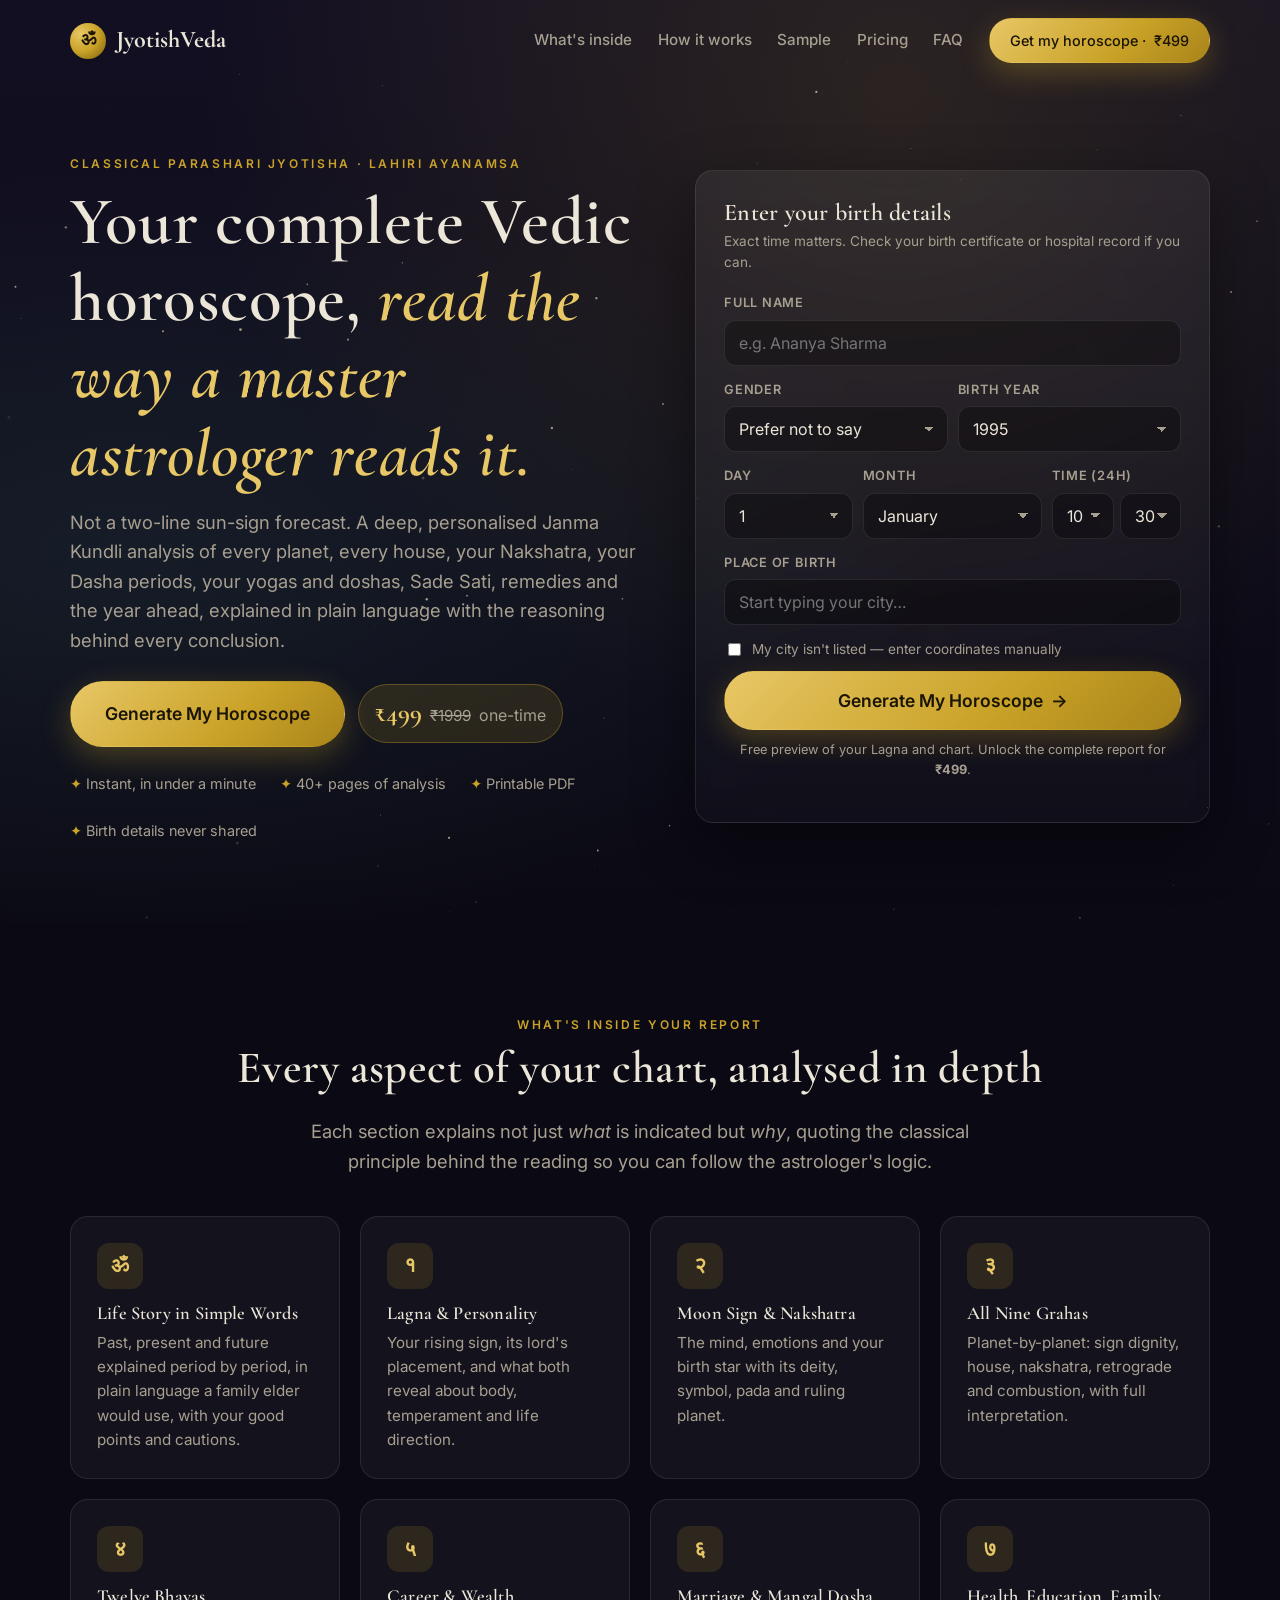
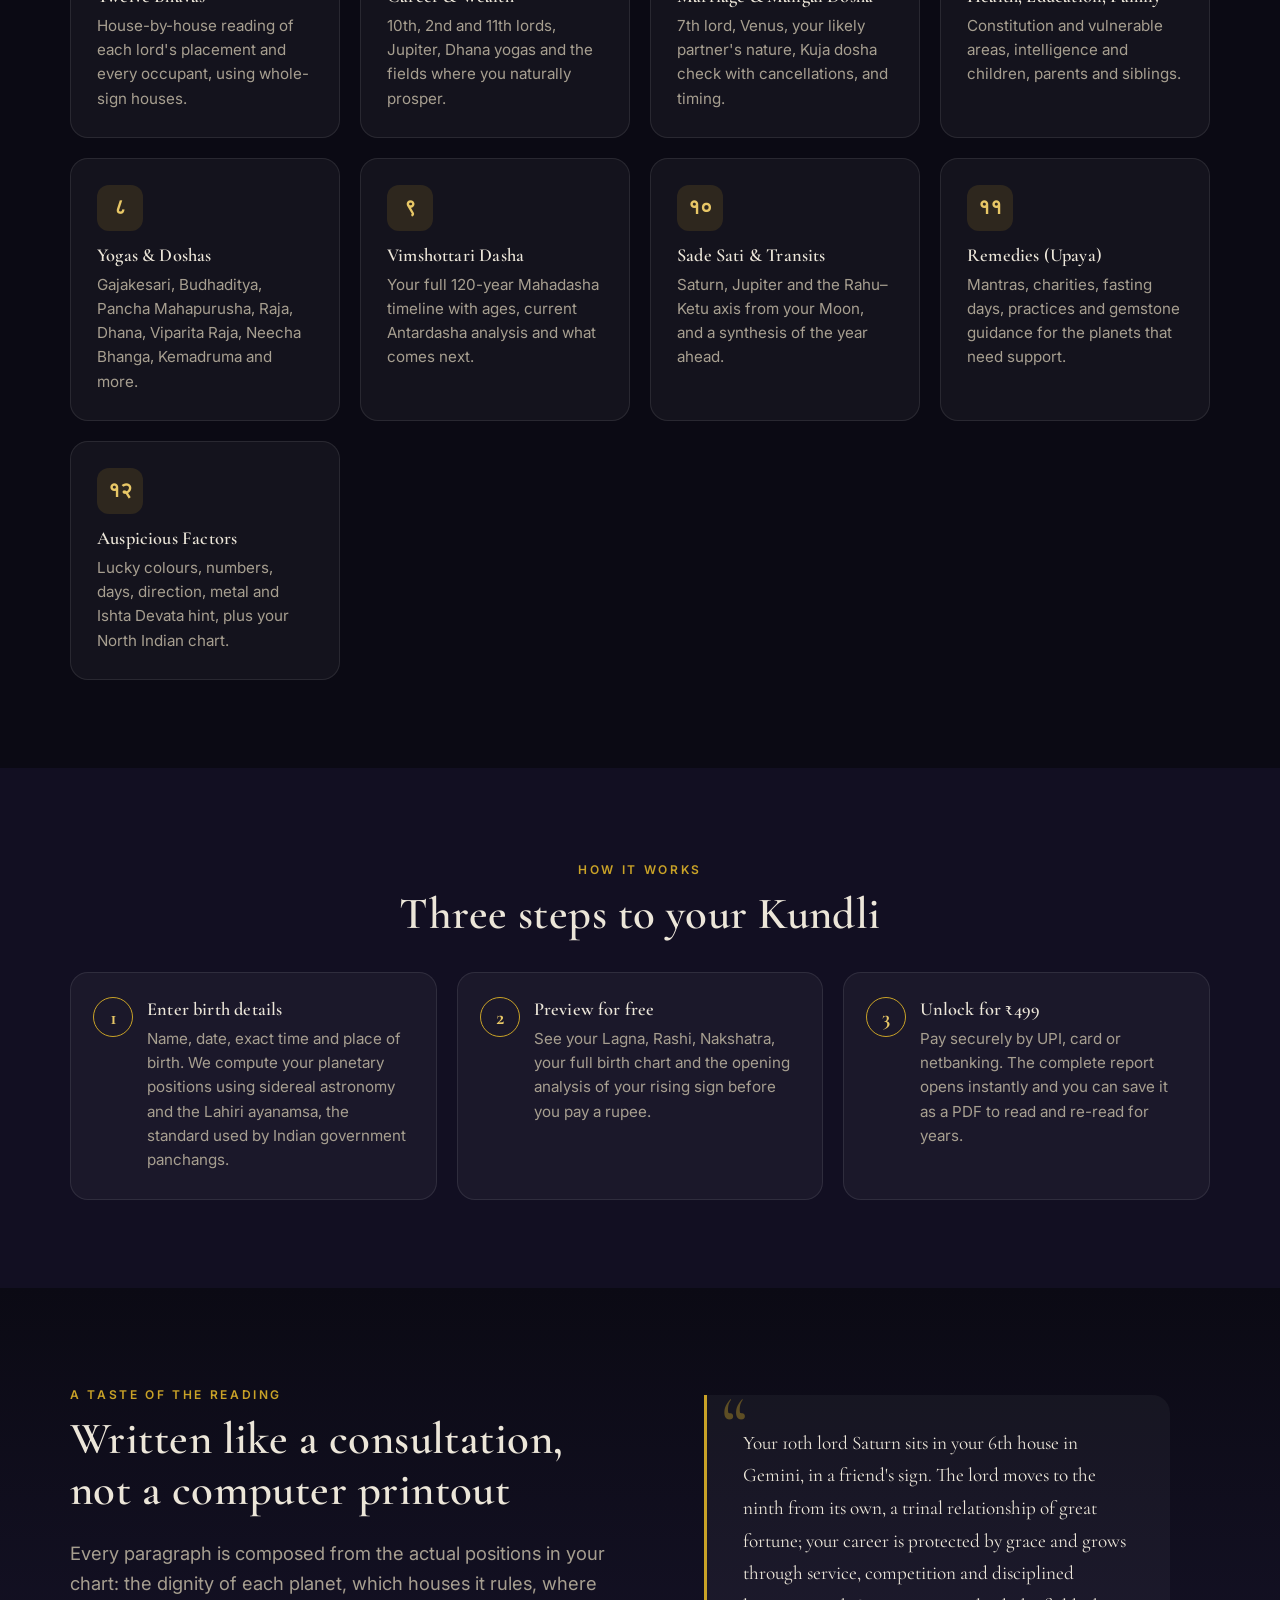
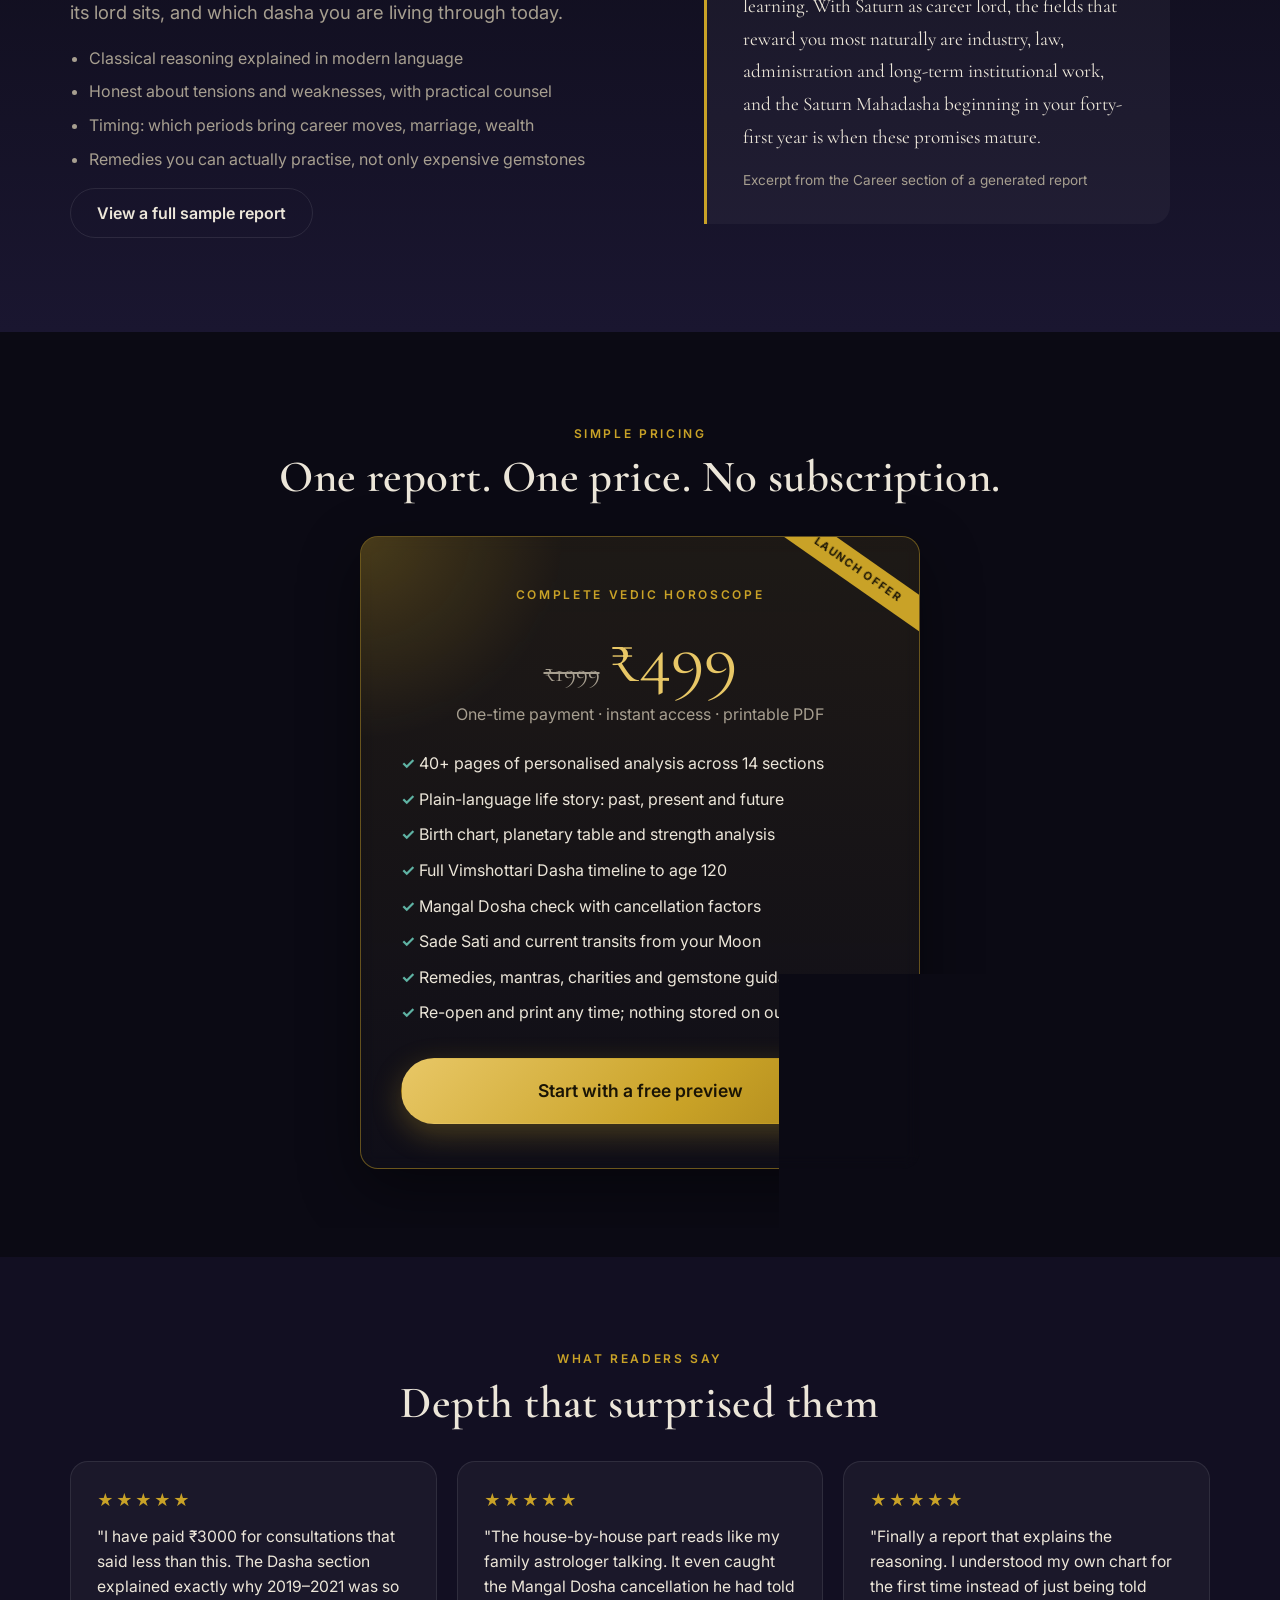
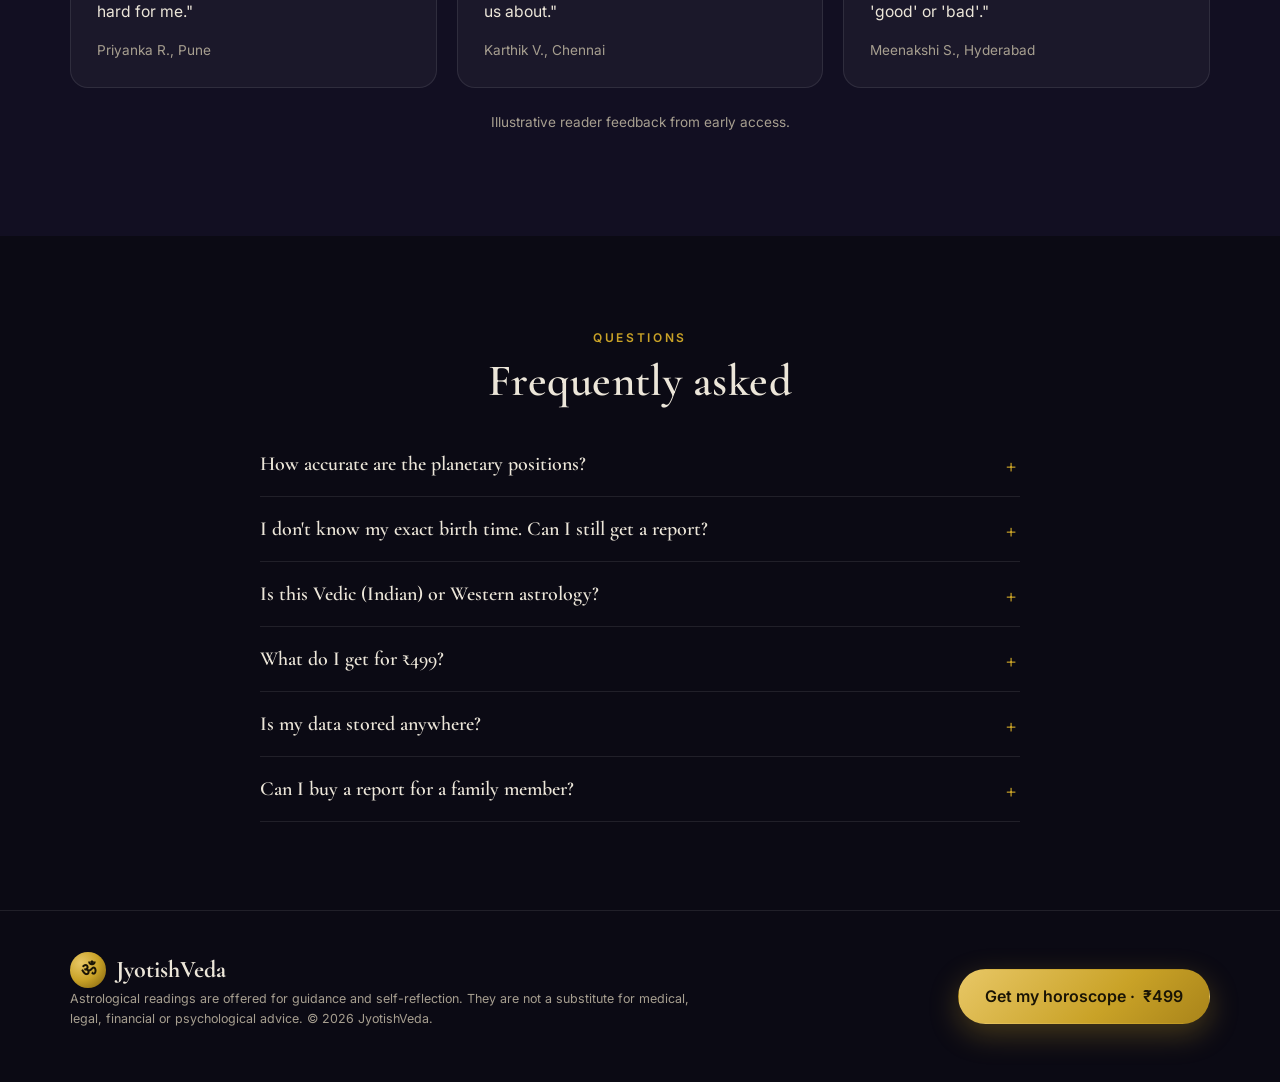
<file: index.html>
<!DOCTYPE html>
<html lang="en">
<head>
  <meta charset="UTF-8">
  <meta name="viewport" content="width=device-width, initial-scale=1.0">
  <title>JyotishVeda — Complete Vedic Horoscope Report for ₹499</title>
  <meta name="description" content="Get a 40+ page personalised Vedic horoscope: Lagna, Nakshatra, planet-by-planet and house-by-house analysis, Vimshottari Dasha timeline, yogas, Sade Sati, remedies and the year ahead. Written in the style of a senior Jyotishi. Only ₹499.">
  <meta property="og:title" content="JyotishVeda — Your Complete Vedic Horoscope for ₹499">
  <meta property="og:description" content="Deep, classical Vedic analysis of your birth chart. Instant, personalised, printable.">
  <meta property="og:type" content="website">
  <link rel="preconnect" href="https://fonts.googleapis.com">
  <link href="https://fonts.googleapis.com/css2?family=Cormorant+Garamond:ital,wght@0,500;0,600;0,700;1,500&family=Inter:wght@400;500;600;700&display=swap" rel="stylesheet">
  <link rel="stylesheet" href="css/style.css">
  <link rel="icon" href="data:image/svg+xml,%3Csvg xmlns='http://www.w3.org/2000/svg' viewBox='0 0 100 100'%3E%3Ccircle cx='50' cy='50' r='48' fill='%23c9a227'/%3E%3Ctext x='50' y='68' font-size='52' text-anchor='middle' fill='%231a1405' font-family='serif'%3Eॐ%3C/text%3E%3C/svg%3E">
</head>
<body>

<!-- ============ NAV ============ -->
<header class="nav">
  <div class="container">
    <a href="#top" class="logo"><span class="om">ॐ</span><span data-brand>JyotishVeda</span></a>
    <nav class="nav-links">
      <a href="#inside">What's inside</a>
      <a href="#how">How it works</a>
      <a href="#sample">Sample</a>
      <a href="#pricing">Pricing</a>
      <a href="#faq">FAQ</a>
      <a href="#generate" class="btn btn-gold">Get my horoscope · <span data-price>₹499</span></a>
    </nav>
    <button class="nav-toggle" aria-label="Menu">☰</button>
  </div>
</header>

<!-- ============ HERO ============ -->
<section class="hero" id="top">
  <canvas id="stars"></canvas>
  <div class="container">
    <div>
      <span class="kicker">Classical Parashari Jyotisha · Lahiri Ayanamsa</span>
      <h1>Your complete Vedic horoscope, <em>read the way a master astrologer reads it.</em></h1>
      <p class="lead">Not a two-line sun-sign forecast. A deep, personalised Janma Kundli analysis of every planet, every house, your Nakshatra, your Dasha periods, your yogas and doshas, Sade Sati, remedies and the year ahead, explained in plain language with the reasoning behind every conclusion.</p>
      <div class="hero-cta">
        <a href="#generate" class="btn btn-gold btn-lg">Generate My Horoscope</a>
        <span class="price-pill"><strong data-price>₹499</strong><s data-oprice>₹1999</s><span class="muted">one-time</span></span>
      </div>
      <div class="trust"><span>Instant, in under a minute</span><span>40+ pages of analysis</span><span>Printable PDF</span><span>Birth details never shared</span></div>
    </div>

    <!-- FORM -->
    <div class="card form-card" id="generate">
      <h3>Enter your birth details</h3>
      <span class="muted small">Exact time matters. Check your birth certificate or hospital record if you can.</span>
      <form id="kundli-form" novalidate>
        <div class="field"><label for="name">Full name</label><input id="name" type="text" placeholder="e.g. Ananya Sharma" autocomplete="name" required></div>
        <div class="row row-2">
          <div class="field"><label for="gender">Gender</label>
            <select id="gender"><option value="">Prefer not to say</option><option value="female">Female</option><option value="male">Male</option><option value="other">Other</option></select></div>
          <div class="field"><label for="year">Birth year</label><select id="year"></select></div>
        </div>
        <div class="row row-3">
          <div class="field"><label for="day">Day</label><select id="day"></select></div>
          <div class="field"><label for="month">Month</label>
            <select id="month"><option value="1">January</option><option value="2">February</option><option value="3">March</option><option value="4">April</option><option value="5">May</option><option value="6">June</option><option value="7">July</option><option value="8">August</option><option value="9">September</option><option value="10">October</option><option value="11">November</option><option value="12">December</option></select></div>
          <div class="field"><label>Time (24h)</label><div class="row row-2" style="gap:6px"><select id="hour" aria-label="Hour"></select><select id="minute" aria-label="Minute"></select></div></div>
        </div>
        <div class="field"><label for="place">Place of birth</label><input id="place" type="text" placeholder="Start typing your city…" autocomplete="off" required>
          <ul class="city-list" id="city-list"></ul>
          <input type="hidden" id="lat"><input type="hidden" id="lon"><input type="hidden" id="tz">
        </div>
        <label class="check"><input type="checkbox" id="manual-loc"> My city isn't listed — enter coordinates manually</label>
        <div class="row row-3" id="manual-fields">
          <div class="field"><label for="mlat">Latitude</label><input id="mlat" type="number" step="0.0001" placeholder="17.385"></div>
          <div class="field"><label for="mlon">Longitude</label><input id="mlon" type="number" step="0.0001" placeholder="78.4867"></div>
          <div class="field"><label for="mtz">UTC offset</label><input id="mtz" type="number" step="0.25" placeholder="5.5" value="5.5"></div>
        </div>
        <button type="submit" class="btn btn-gold btn-block btn-lg" id="generate-btn">Generate My Horoscope <span>→</span></button>
        <p class="form-note">Free preview of your Lagna and chart. Unlock the complete report for <strong data-price>₹499</strong>.</p>
      </form>
    </div>
  </div>
</section>

<!-- ============ WHAT'S INSIDE ============ -->
<section class="block" id="inside">
  <div class="container center">
    <span class="kicker">What's inside your report</span>
    <h2>Every aspect of your chart, analysed in depth</h2>
    <p class="lead">Each section explains not just <em>what</em> is indicated but <em>why</em>, quoting the classical principle behind the reading so you can follow the astrologer's logic.</p>
    <div class="grid-4" style="text-align:left">
      <div class="feature"><div class="ico">ॐ</div><h4>Life Story in Simple Words</h4><p>Past, present and future explained period by period, in plain language a family elder would use, with your good points and cautions.</p></div>
      <div class="feature"><div class="ico">१</div><h4>Lagna &amp; Personality</h4><p>Your rising sign, its lord's placement, and what both reveal about body, temperament and life direction.</p></div>
      <div class="feature"><div class="ico">२</div><h4>Moon Sign &amp; Nakshatra</h4><p>The mind, emotions and your birth star with its deity, symbol, pada and ruling planet.</p></div>
      <div class="feature"><div class="ico">३</div><h4>All Nine Grahas</h4><p>Planet-by-planet: sign dignity, house, nakshatra, retrograde and combustion, with full interpretation.</p></div>
      <div class="feature"><div class="ico">४</div><h4>Twelve Bhavas</h4><p>House-by-house reading of each lord's placement and every occupant, using whole-sign houses.</p></div>
      <div class="feature"><div class="ico">५</div><h4>Career &amp; Wealth</h4><p>10th, 2nd and 11th lords, Jupiter, Dhana yogas and the fields where you naturally prosper.</p></div>
      <div class="feature"><div class="ico">६</div><h4>Marriage &amp; Mangal Dosha</h4><p>7th lord, Venus, your likely partner's nature, Kuja dosha check with cancellations, and timing.</p></div>
      <div class="feature"><div class="ico">७</div><h4>Health, Education, Family</h4><p>Constitution and vulnerable areas, intelligence and children, parents and siblings.</p></div>
      <div class="feature"><div class="ico">८</div><h4>Yogas &amp; Doshas</h4><p>Gajakesari, Budhaditya, Pancha Mahapurusha, Raja, Dhana, Viparita Raja, Neecha Bhanga, Kemadruma and more.</p></div>
      <div class="feature"><div class="ico">९</div><h4>Vimshottari Dasha</h4><p>Your full 120-year Mahadasha timeline with ages, current Antardasha analysis and what comes next.</p></div>
      <div class="feature"><div class="ico">१०</div><h4>Sade Sati &amp; Transits</h4><p>Saturn, Jupiter and the Rahu–Ketu axis from your Moon, and a synthesis of the year ahead.</p></div>
      <div class="feature"><div class="ico">११</div><h4>Remedies (Upaya)</h4><p>Mantras, charities, fasting days, practices and gemstone guidance for the planets that need support.</p></div>
      <div class="feature"><div class="ico">१२</div><h4>Auspicious Factors</h4><p>Lucky colours, numbers, days, direction, metal and Ishta Devata hint, plus your North Indian chart.</p></div>
    </div>
  </div>
</section>

<!-- ============ HOW IT WORKS ============ -->
<section class="block" id="how" style="background:var(--bg2)">
  <div class="container center">
    <span class="kicker">How it works</span>
    <h2>Three steps to your Kundli</h2>
    <div class="grid-3 steps" style="text-align:left;margin-top:2rem">
      <div class="feature step"><h4>Enter birth details</h4><p>Name, date, exact time and place of birth. We compute your planetary positions using sidereal astronomy and the Lahiri ayanamsa, the standard used by Indian government panchangs.</p></div>
      <div class="feature step"><h4>Preview for free</h4><p>See your Lagna, Rashi, Nakshatra, your full birth chart and the opening analysis of your rising sign before you pay a rupee.</p></div>
      <div class="feature step"><h4>Unlock for <span data-price>₹499</span></h4><p>Pay securely by UPI, card or netbanking. The complete report opens instantly and you can save it as a PDF to read and re-read for years.</p></div>
    </div>
  </div>
</section>

<!-- ============ SAMPLE ============ -->
<section class="block sample" id="sample">
  <div class="container sample-wrap">
    <div>
      <span class="kicker">A taste of the reading</span>
      <h2>Written like a consultation, not a computer printout</h2>
      <p class="lead">Every paragraph is composed from the actual positions in your chart: the dignity of each planet, which houses it rules, where its lord sits, and which dasha you are living through today.</p>
      <ul>
        <li>Classical reasoning explained in modern language</li>
        <li>Honest about tensions and weaknesses, with practical counsel</li>
        <li>Timing: which periods bring career moves, marriage, wealth</li>
        <li>Remedies you can actually practise, not only expensive gemstones</li>
      </ul>
      <button class="btn btn-ghost" id="sample-btn">View a full sample report</button>
    </div>
    <blockquote class="excerpt">
      Your 10th lord Saturn sits in your 6th house in Gemini, in a friend's sign. The lord moves to the ninth from its own, a trinal relationship of great fortune; your career is protected by grace and grows through service, competition and disciplined learning. With Saturn as career lord, the fields that reward you most naturally are industry, law, administration and long-term institutional work, and the Saturn Mahadasha beginning in your forty-first year is when these promises mature.
      <span class="who">Excerpt from the Career section of a generated report</span>
    </blockquote>
  </div>
</section>

<!-- ============ PRICING ============ -->
<section class="block" id="pricing">
  <div class="container">
    <div class="center"><span class="kicker">Simple pricing</span><h2>One report. One price. No subscription.</h2></div>
    <div class="card pricing-card" style="margin-top:2rem">
      <span class="ribbon">Launch offer</span>
      <span class="kicker">Complete Vedic Horoscope</span>
      <div class="amount"><s data-oprice>₹1999</s><span data-price>₹499</span></div>
      <p class="muted">One-time payment · instant access · printable PDF</p>
      <ul>
        <li>40+ pages of personalised analysis across 14 sections</li><li>Plain-language life story: past, present and future</li>
        <li>Birth chart, planetary table and strength analysis</li>
        <li>Full Vimshottari Dasha timeline to age 120</li>
        <li>Mangal Dosha check with cancellation factors</li>
        <li>Sade Sati and current transits from your Moon</li>
        <li>Remedies, mantras, charities and gemstone guidance</li>
        <li>Re-open and print any time; nothing stored on our servers</li>
      </ul>
      <a href="#generate" class="btn btn-gold btn-lg btn-block">Start with a free preview</a>
    </div>
  </div>
</section>

<!-- ============ TESTIMONIALS ============ -->
<section class="block" id="voices" style="background:var(--bg2)">
  <div class="container center">
    <span class="kicker">What readers say</span>
    <h2>Depth that surprised them</h2>
    <div class="grid-3" style="text-align:left;margin-top:2rem">
      <div class="testi"><div class="stars">★★★★★</div><p>"I have paid ₹3000 for consultations that said less than this. The Dasha section explained exactly why 2019–2021 was so hard for me."</p><div class="who">Priyanka R., Pune</div></div>
      <div class="testi"><div class="stars">★★★★★</div><p>"The house-by-house part reads like my family astrologer talking. It even caught the Mangal Dosha cancellation he had told us about."</p><div class="who">Karthik V., Chennai</div></div>
      <div class="testi"><div class="stars">★★★★★</div><p>"Finally a report that explains the reasoning. I understood my own chart for the first time instead of just being told 'good' or 'bad'."</p><div class="who">Meenakshi S., Hyderabad</div></div>
    </div>
    <p class="muted small" style="margin-top:1.5rem">Illustrative reader feedback from early access.</p>
  </div>
</section>

<!-- ============ FAQ ============ -->
<section class="block" id="faq">
  <div class="container">
    <div class="center"><span class="kicker">Questions</span><h2>Frequently asked</h2></div>
    <div class="faq" style="margin-top:1.5rem">
      <div class="faq-item"><button>How accurate are the planetary positions?</button><div class="ans">We compute positions from standard astronomical algorithms (the same family used in professional ephemeris software), convert them to the sidereal zodiac with the Lahiri (Chitrapaksha) ayanamsa, and use whole-sign houses as in the Parashari tradition. Sun and Moon are accurate to a few arc-minutes and planets to a fraction of a degree, which is more than sufficient for sign, house, nakshatra and dasha calculation.</div></div>
      <div class="faq-item"><button>I don't know my exact birth time. Can I still get a report?</button><div class="ans">Yes, but the Lagna (rising sign) changes roughly every two hours, so an approximate time may give a different ascendant. Use the best estimate you have; the Moon sign, Nakshatra, planetary signs and Dasha periods are far less sensitive to the exact minute and will still be correct.</div></div>
      <div class="faq-item"><button>Is this Vedic (Indian) or Western astrology?</button><div class="ans">Vedic. We use the sidereal zodiac, Nakshatras, Vimshottari Dasha, Parashari yogas and classical remedies. Your "Sun sign" here may differ from the Western one you know, because the sidereal zodiac is about 24 degrees behind the tropical zodiac.</div></div>
      <div class="faq-item"><button>What do I get for ₹499?</button><div class="ans">The complete personalised report: all 13 sections, roughly 40 printed pages, including the chart, planetary table, Dasha timeline, yogas, Sade Sati, remedies and the year-ahead synthesis. You can print it or save it as a PDF from your browser immediately.</div></div>
      <div class="faq-item"><button>Is my data stored anywhere?</button><div class="ans">Your chart is calculated in your own browser. Birth details are not sent to or stored on any server. Only the payment itself is processed by the payment gateway.</div></div>
      <div class="faq-item"><button>Can I buy a report for a family member?</button><div class="ans">Yes. Each report is for one set of birth details. Enter their name and details and purchase separately.</div></div>
    </div>
  </div>
</section>

<footer>
  <div class="container">
    <div><div class="logo"><span class="om">ॐ</span><span data-brand>JyotishVeda</span></div><p class="legal">Astrological readings are offered for guidance and self-reflection. They are not a substitute for medical, legal, financial or psychological advice. © <span data-year></span> <span data-brand>JyotishVeda</span>.</p></div>
    <div><a href="#generate" class="btn btn-gold">Get my horoscope · <span data-price>₹499</span></a></div>
  </div>
</footer>

<!-- ============ REPORT VIEW ============ -->
<div id="report-view" class="locked" aria-live="polite">
  <div class="report-bar">
    <div class="container">
      <div class="logo"><span class="om">ॐ</span><span data-brand>JyotishVeda</span></div>
      <div class="actions">
        <button class="btn btn-ghost" id="new-report">← New chart</button>
        <button class="btn btn-ghost" id="print-btn" style="display:none">Print / Save PDF</button>
        <button class="btn btn-gold" data-pay>Unlock full report · <span data-price>₹499</span></button>
        <button class="btn btn-ghost" id="close-report" aria-label="Close">✕</button>
      </div>
    </div>
  </div>
  <div class="container report-layout">
    <nav id="report-toc" aria-label="Report sections"></nav>
    <div class="report-paper">
      <div id="report-body"></div>
      <div id="report-paywall">
        <div class="paywall-card">
          <span class="kicker">You've seen the opening</span>
          <h3>Unlock the complete analysis</h3>
          <div class="amount"><s data-oprice>₹1999</s><span data-price>₹499</span></div>
          <ul>
            <li>Your life story in simple words</li><li>Moon sign &amp; Nakshatra reading</li><li>All 9 planets, in depth</li><li>Past, present &amp; future, period by period</li>
            <li>All 12 houses</li><li>Career, wealth, marriage, health</li>
            <li>Yogas &amp; Mangal Dosha</li><li>Full Dasha timeline &amp; current period</li>
            <li>Sade Sati &amp; year ahead</li><li>Remedies &amp; lucky factors</li>
          </ul>
          <button class="btn btn-gold btn-lg" data-pay>Pay <span data-price>₹499</span> and unlock now</button>
          <p class="muted small" style="margin-top:1rem">Secure payment · Instant access · Printable</p>
        </div>
      </div>
    </div>
  </div>
</div>

<!-- ============ PAYMENT MODAL ============ -->
<div class="modal" id="pay-modal" role="dialog" aria-modal="true" aria-labelledby="pay-title">
  <div class="card modal-card">
    <button class="x" data-close-modal aria-label="Close">×</button>
    <span class="kicker">Complete your purchase</span>
    <h3 id="pay-title">Complete Vedic Horoscope · <span data-price>₹499</span></h3>
    <div id="upi-box" class="pay-box"></div>
    <div class="pay-box" id="upi-ref-box">
      <div class="field"><label for="upi-ref">UPI transaction reference</label><input id="upi-ref" type="text" placeholder="12-digit UTR / reference number"></div>
      <button class="btn btn-gold btn-block" id="upi-confirm">I have paid — unlock my report</button>
    </div>
    <div class="pay-box" id="wa-box" style="display:none"><p class="muted small" style="margin:0 0 8px">Need help with payment?</p><a class="btn btn-ghost btn-block" id="wa-link" target="_blank" rel="noopener">Message us on WhatsApp</a></div>
    <div class="pay-box" id="demo-box" style="display:none; border-color: var(--teal)"><p class="muted small" style="margin:0 0 8px">Test mode is enabled in config.js. Disable before launch.</p><button class="btn btn-ghost btn-block" id="demo-unlock">Continue in test mode (no payment)</button></div>
    <p class="err-text" id="pay-error"></p>
  </div>
</div>

<div id="toast" role="status"></div>

<script src="https://checkout.razorpay.com/v1/checkout.js"></script>
<script src="js/config.js"></script>
<script src="js/cities.js"></script>
<script src="js/astro.js"></script>
<script src="js/interpretations.js"></script>
<script src="js/report.js"></script>
<script src="js/app.js"></script>
</body>
</html>
</file>
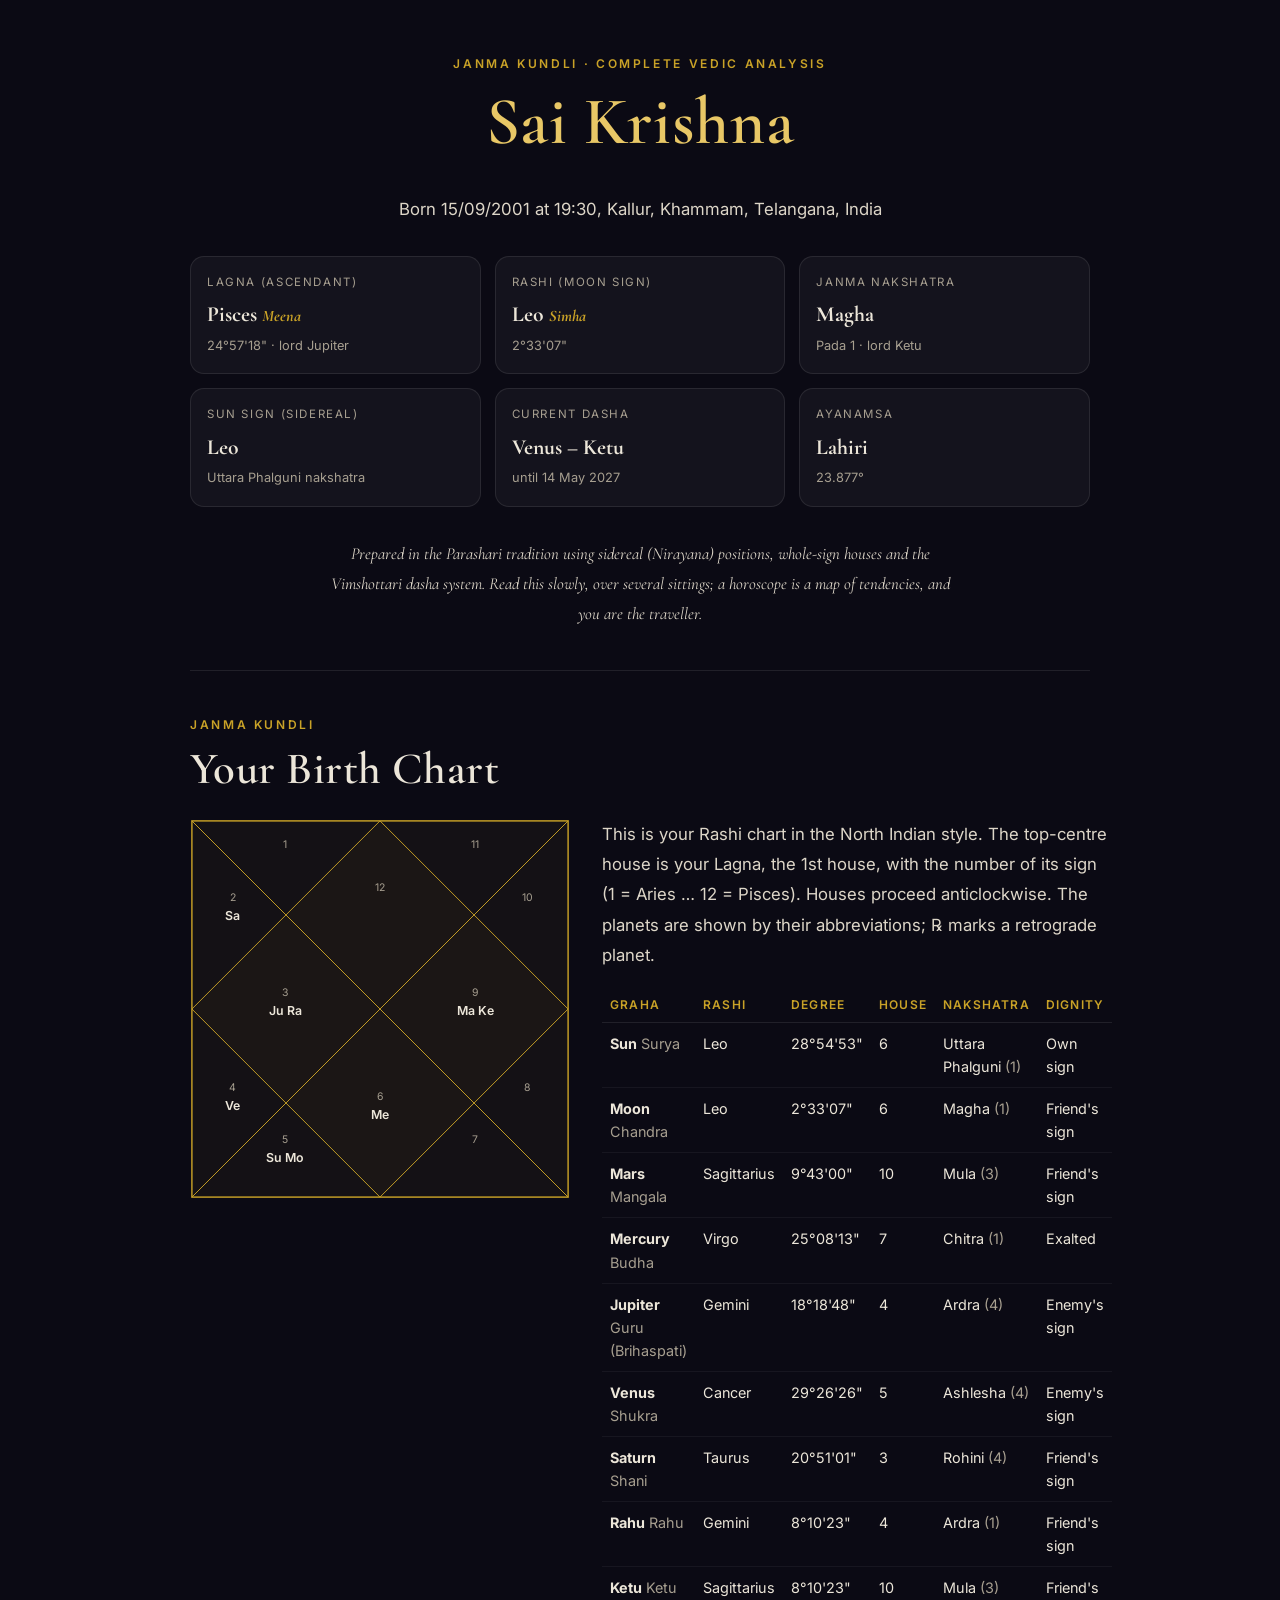
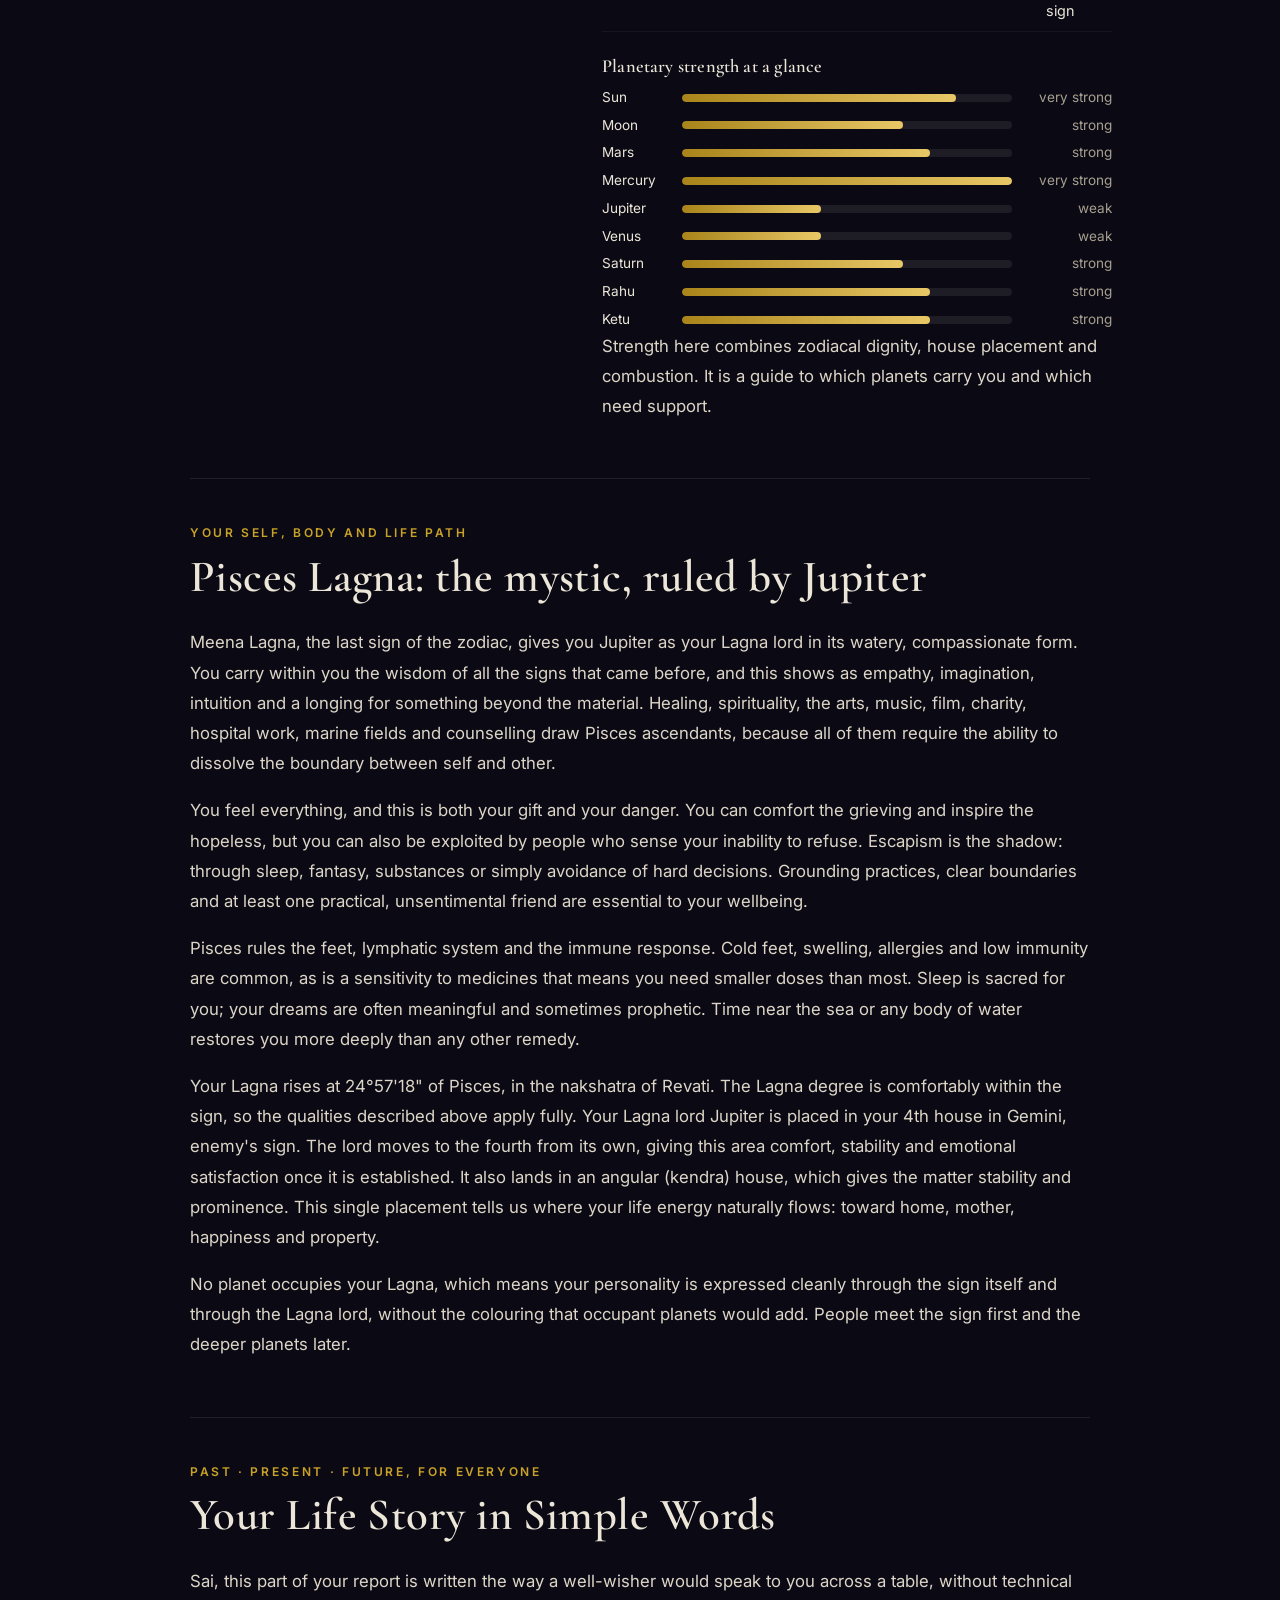
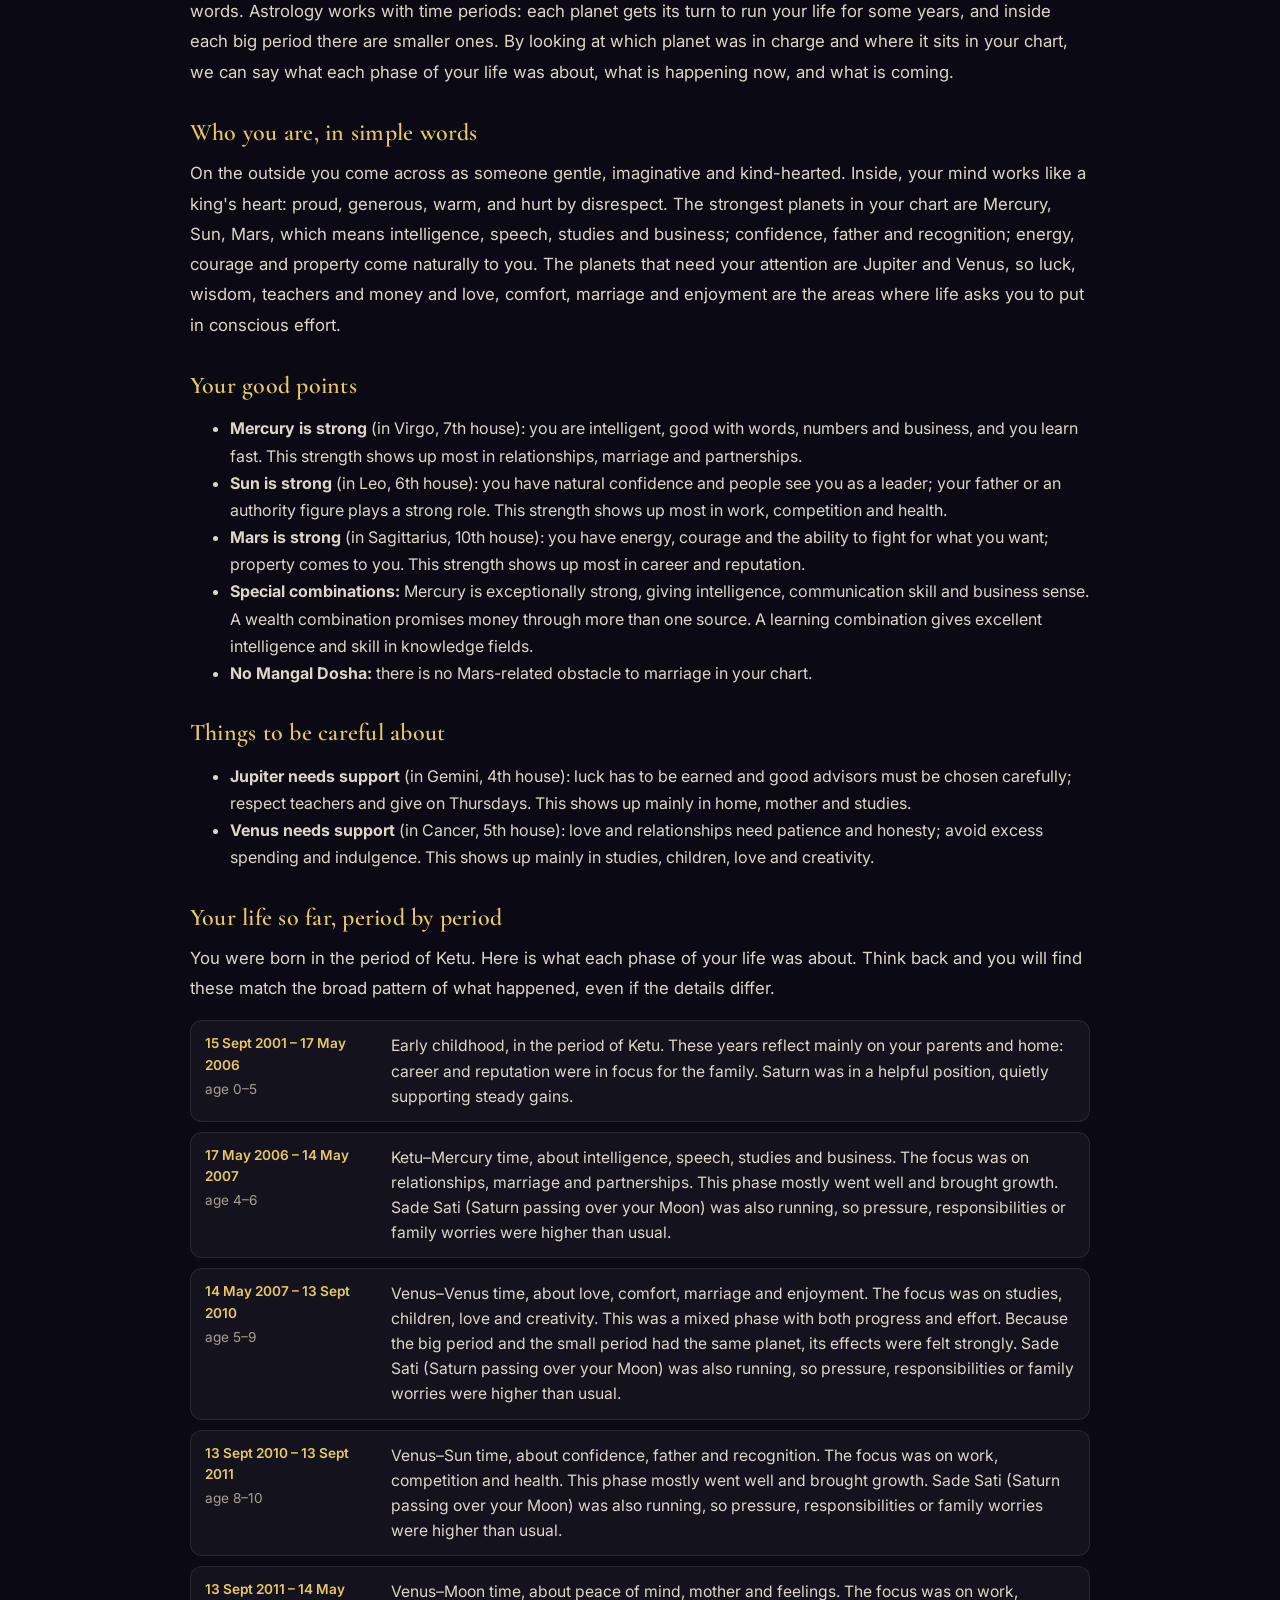
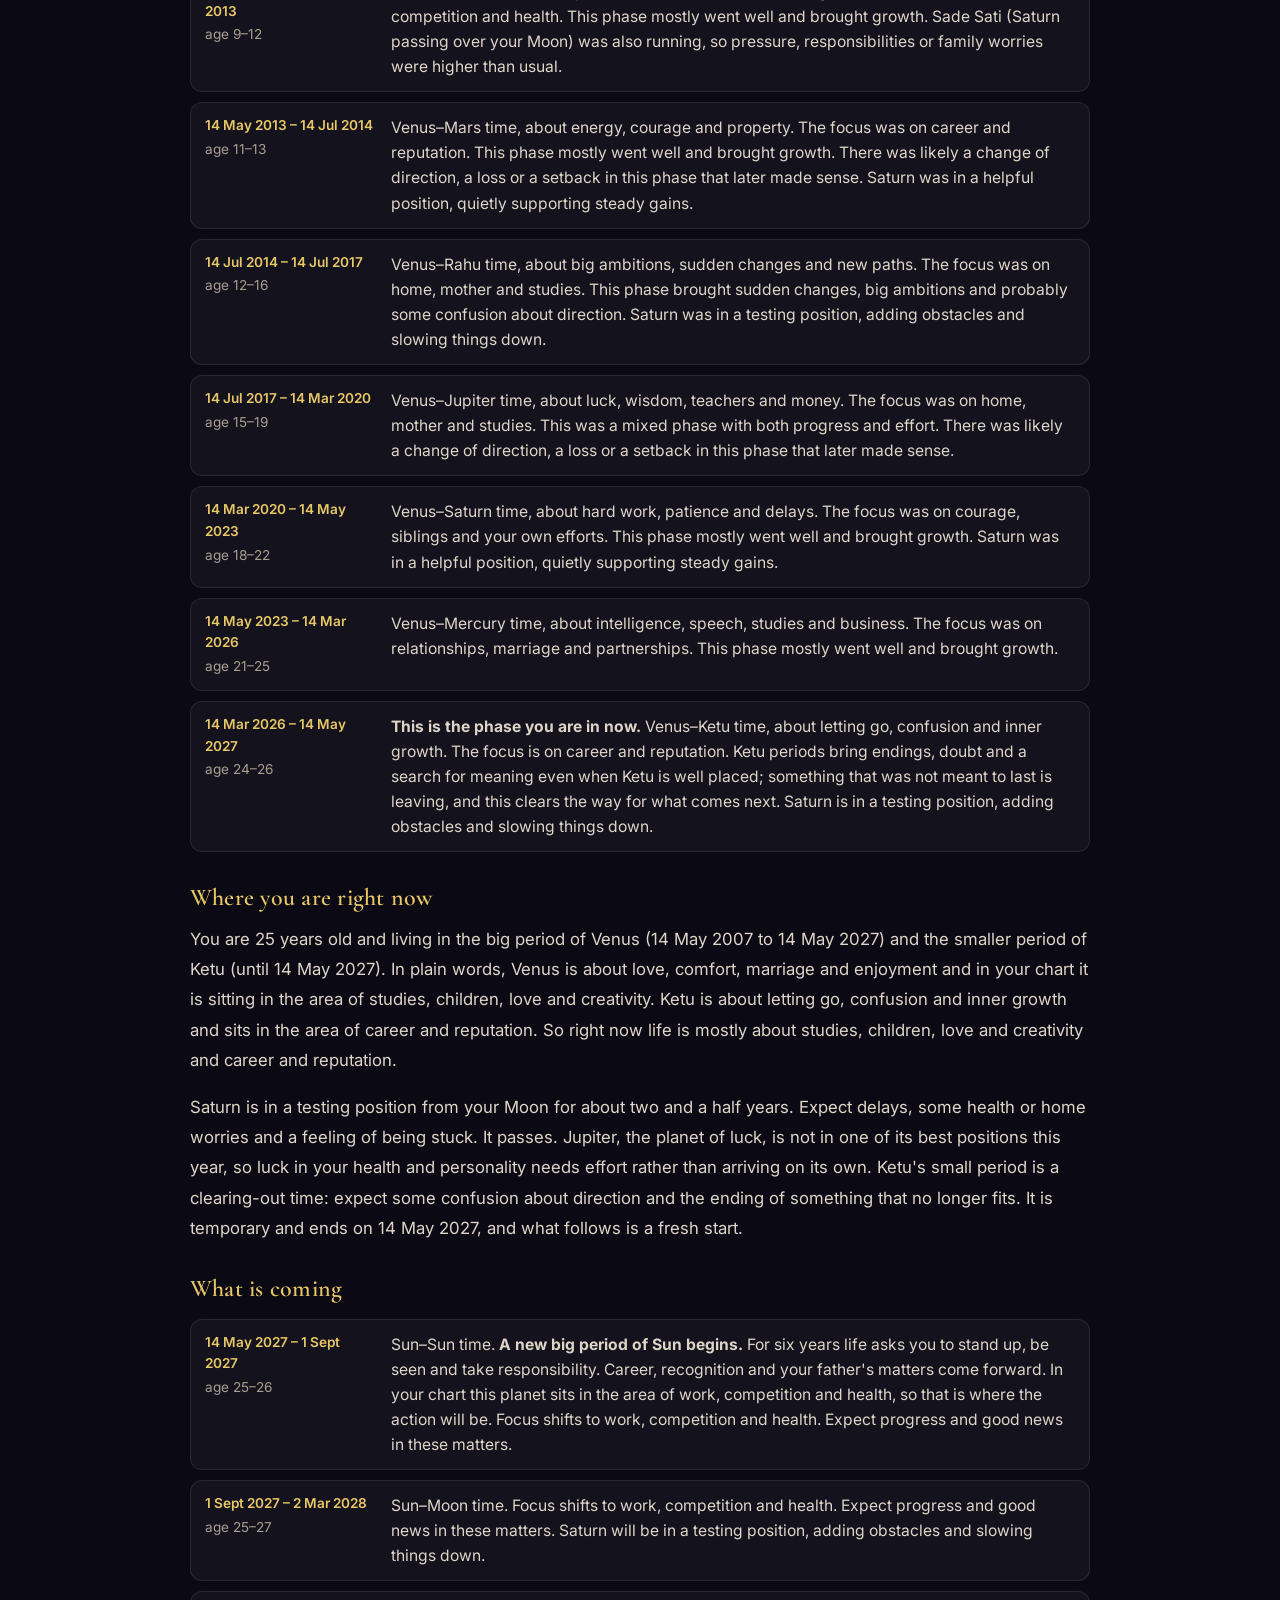
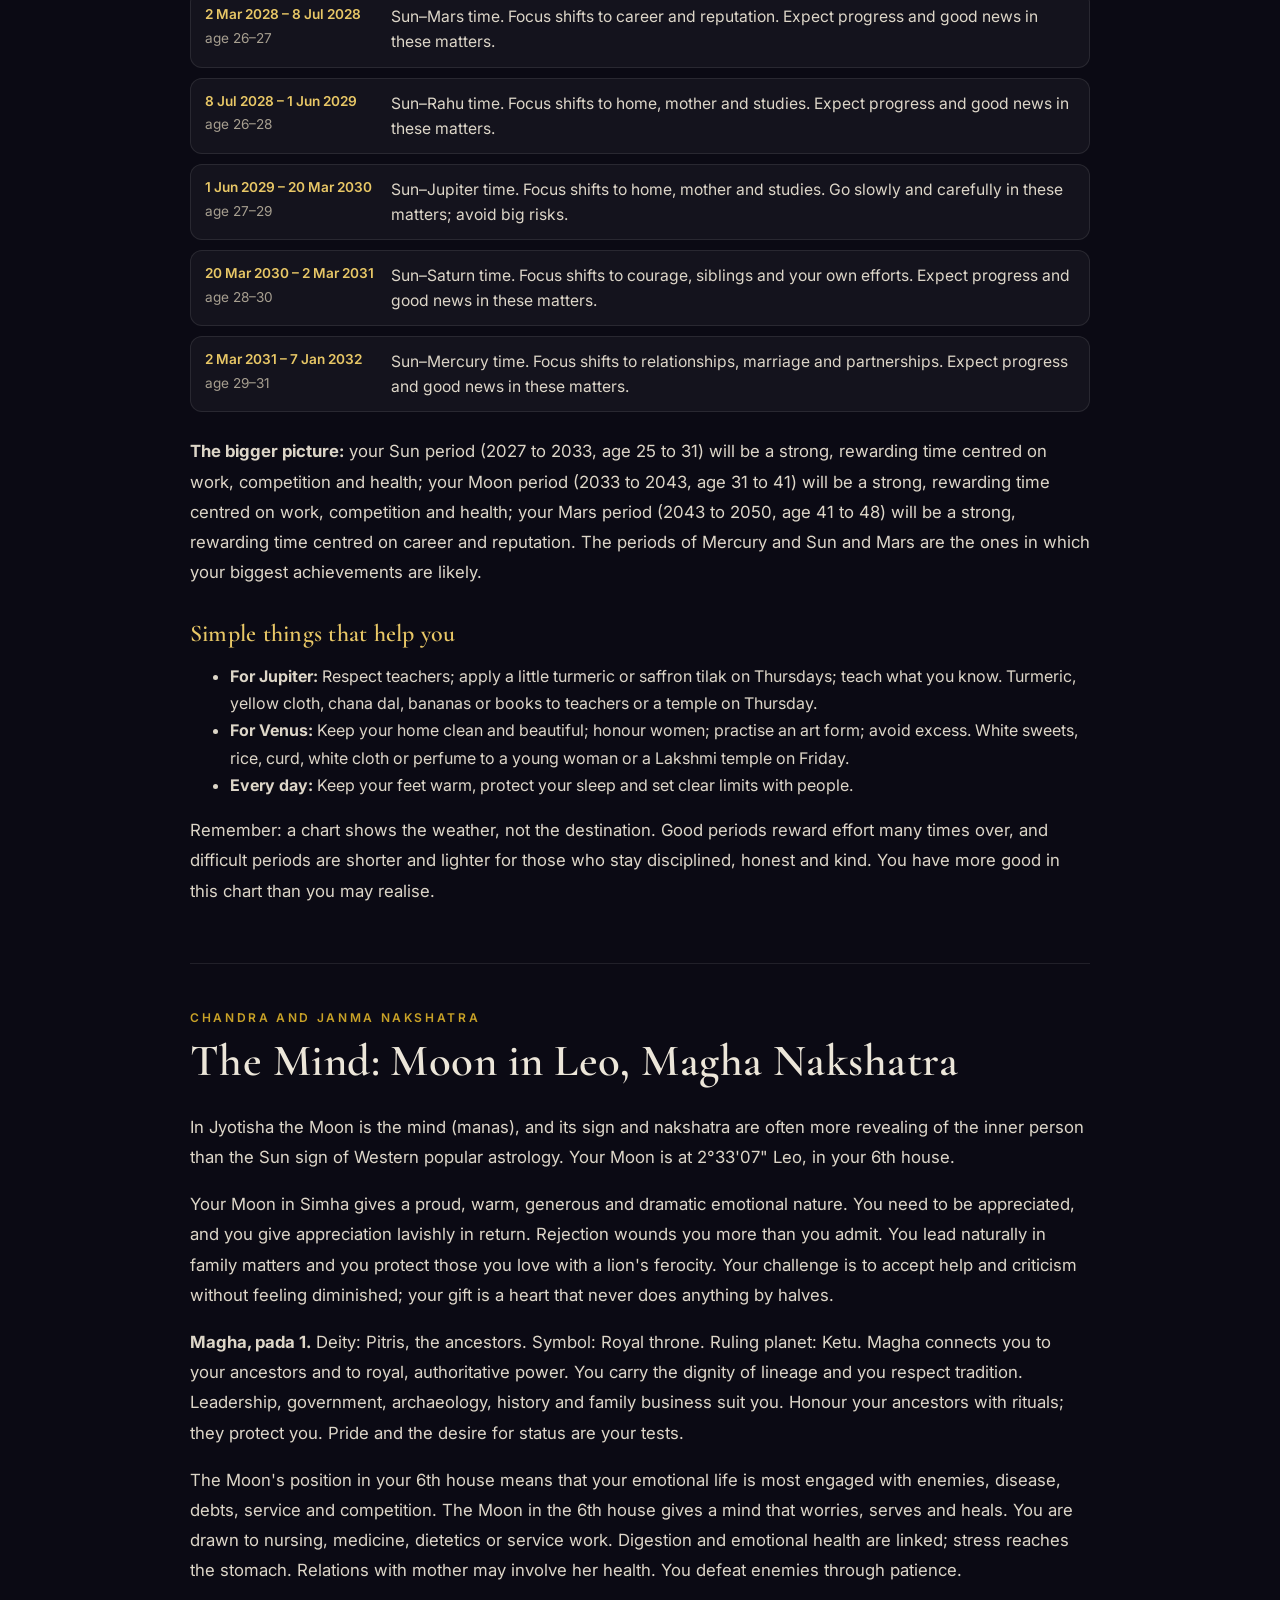
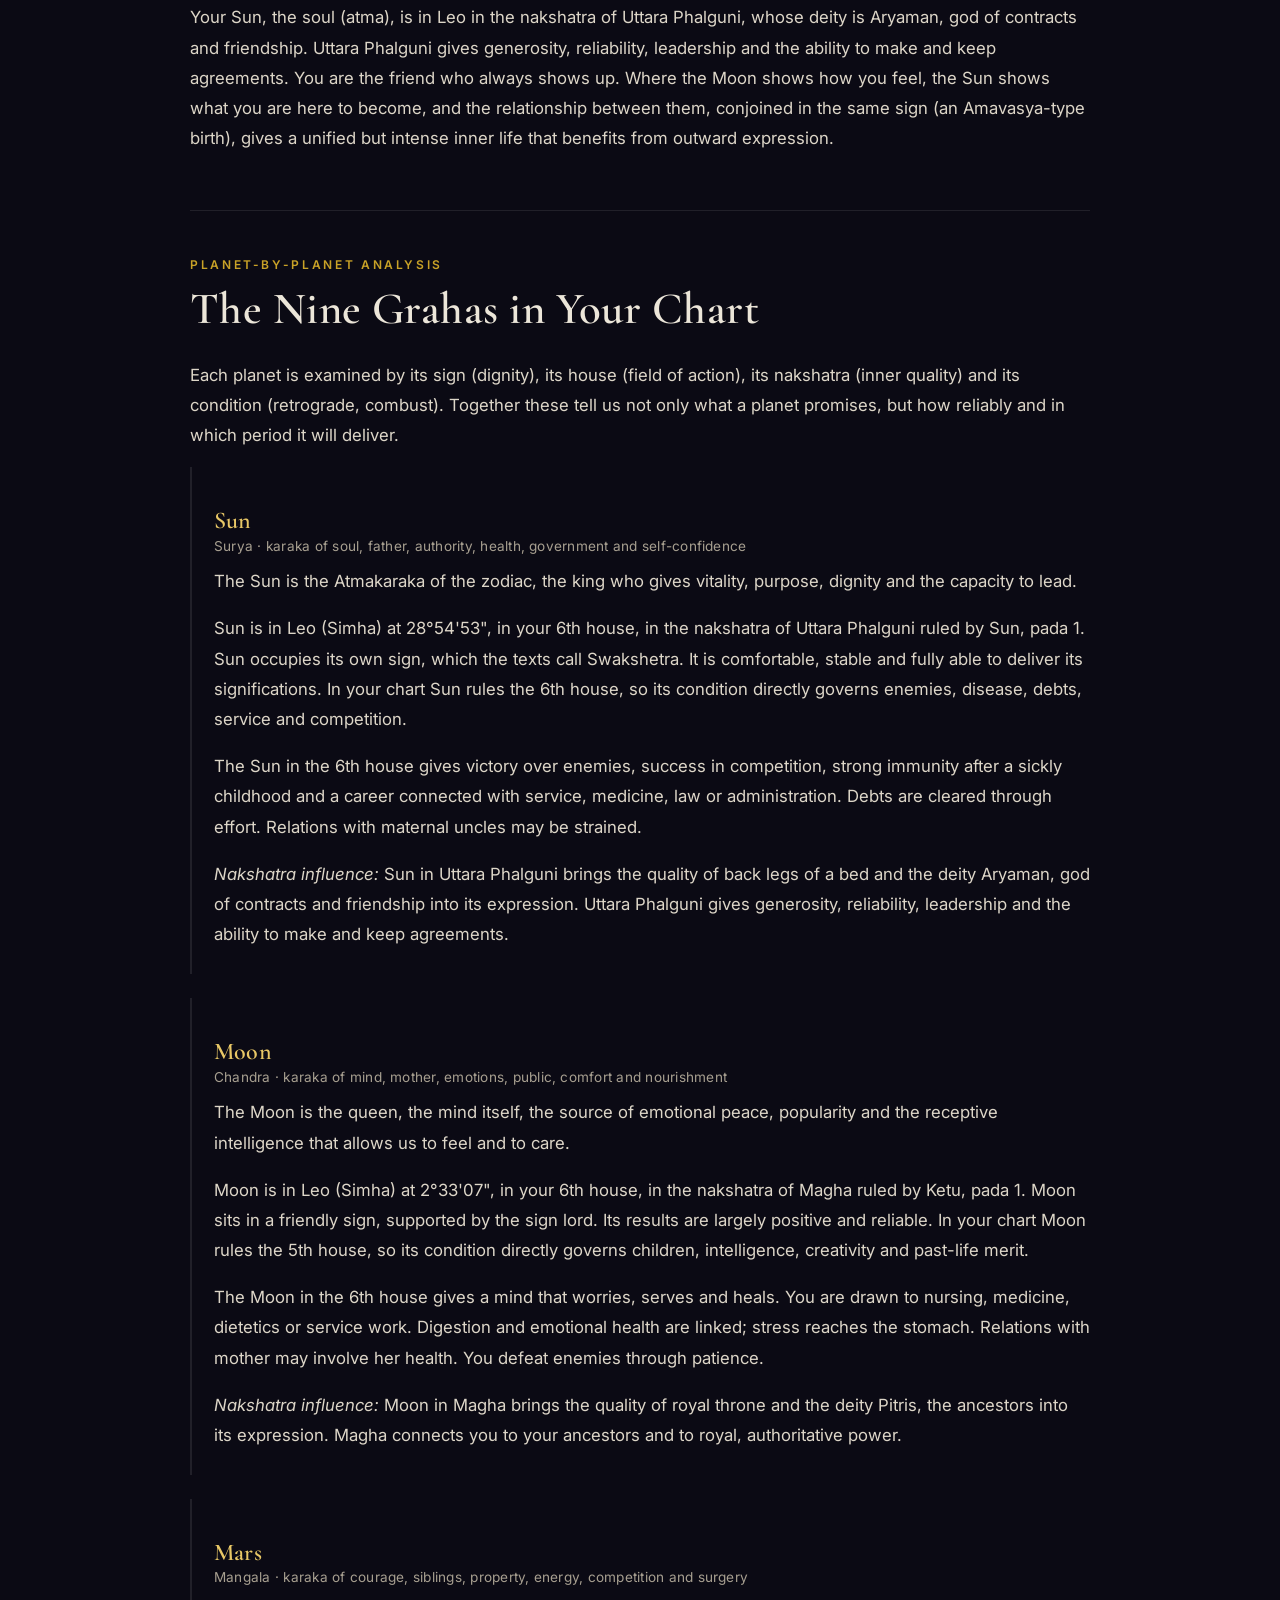
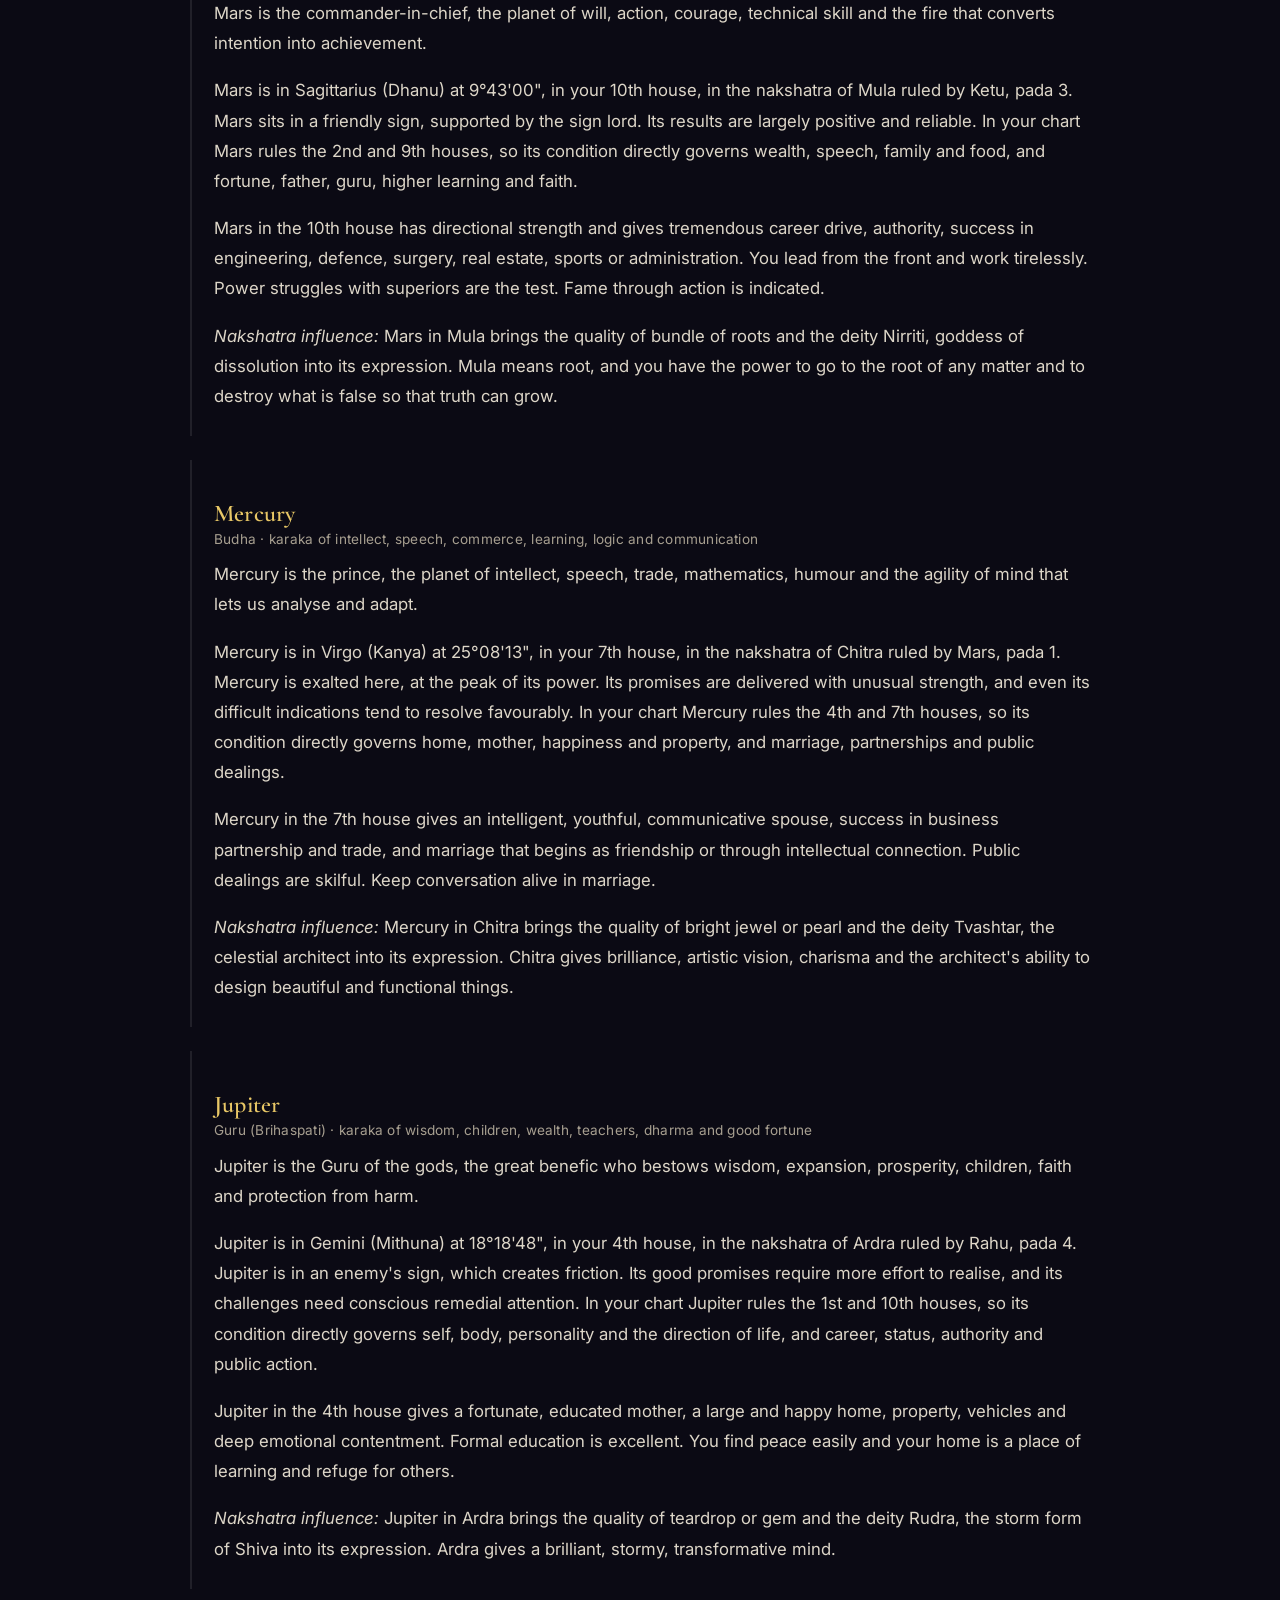
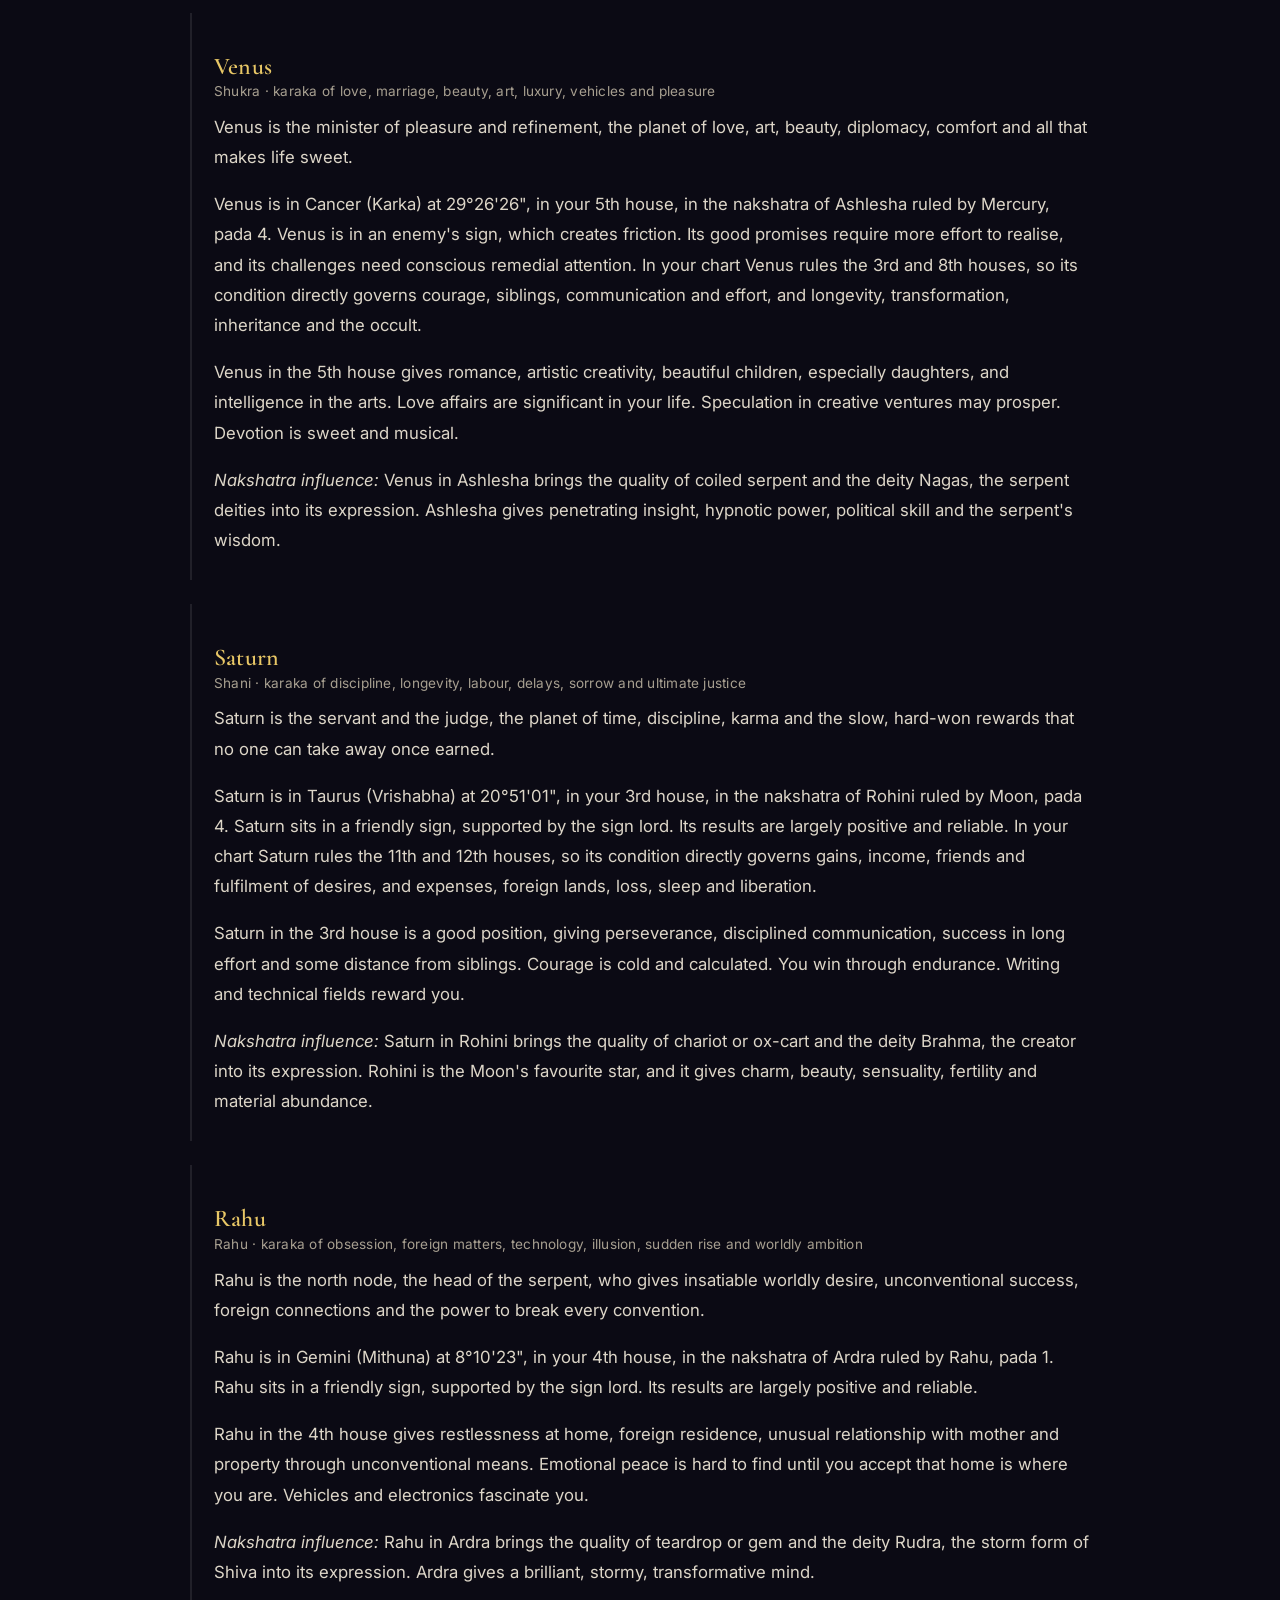
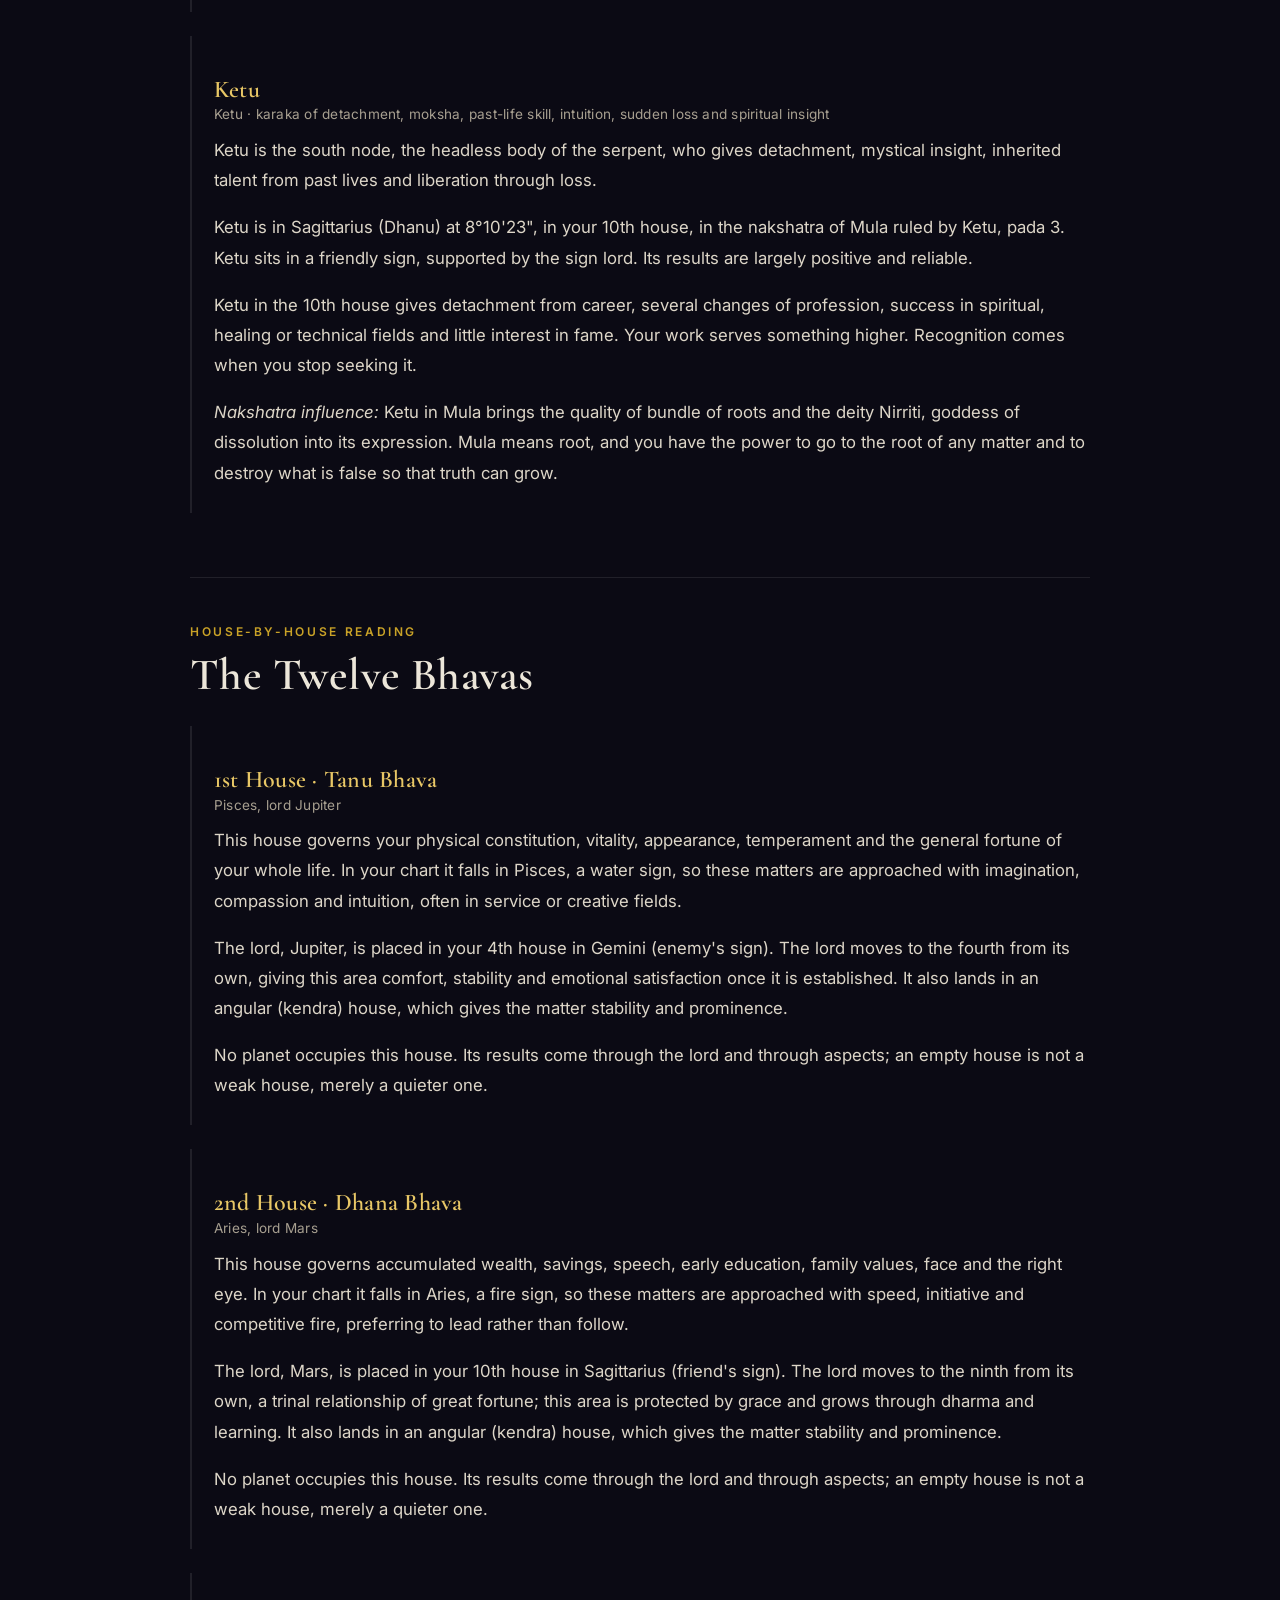
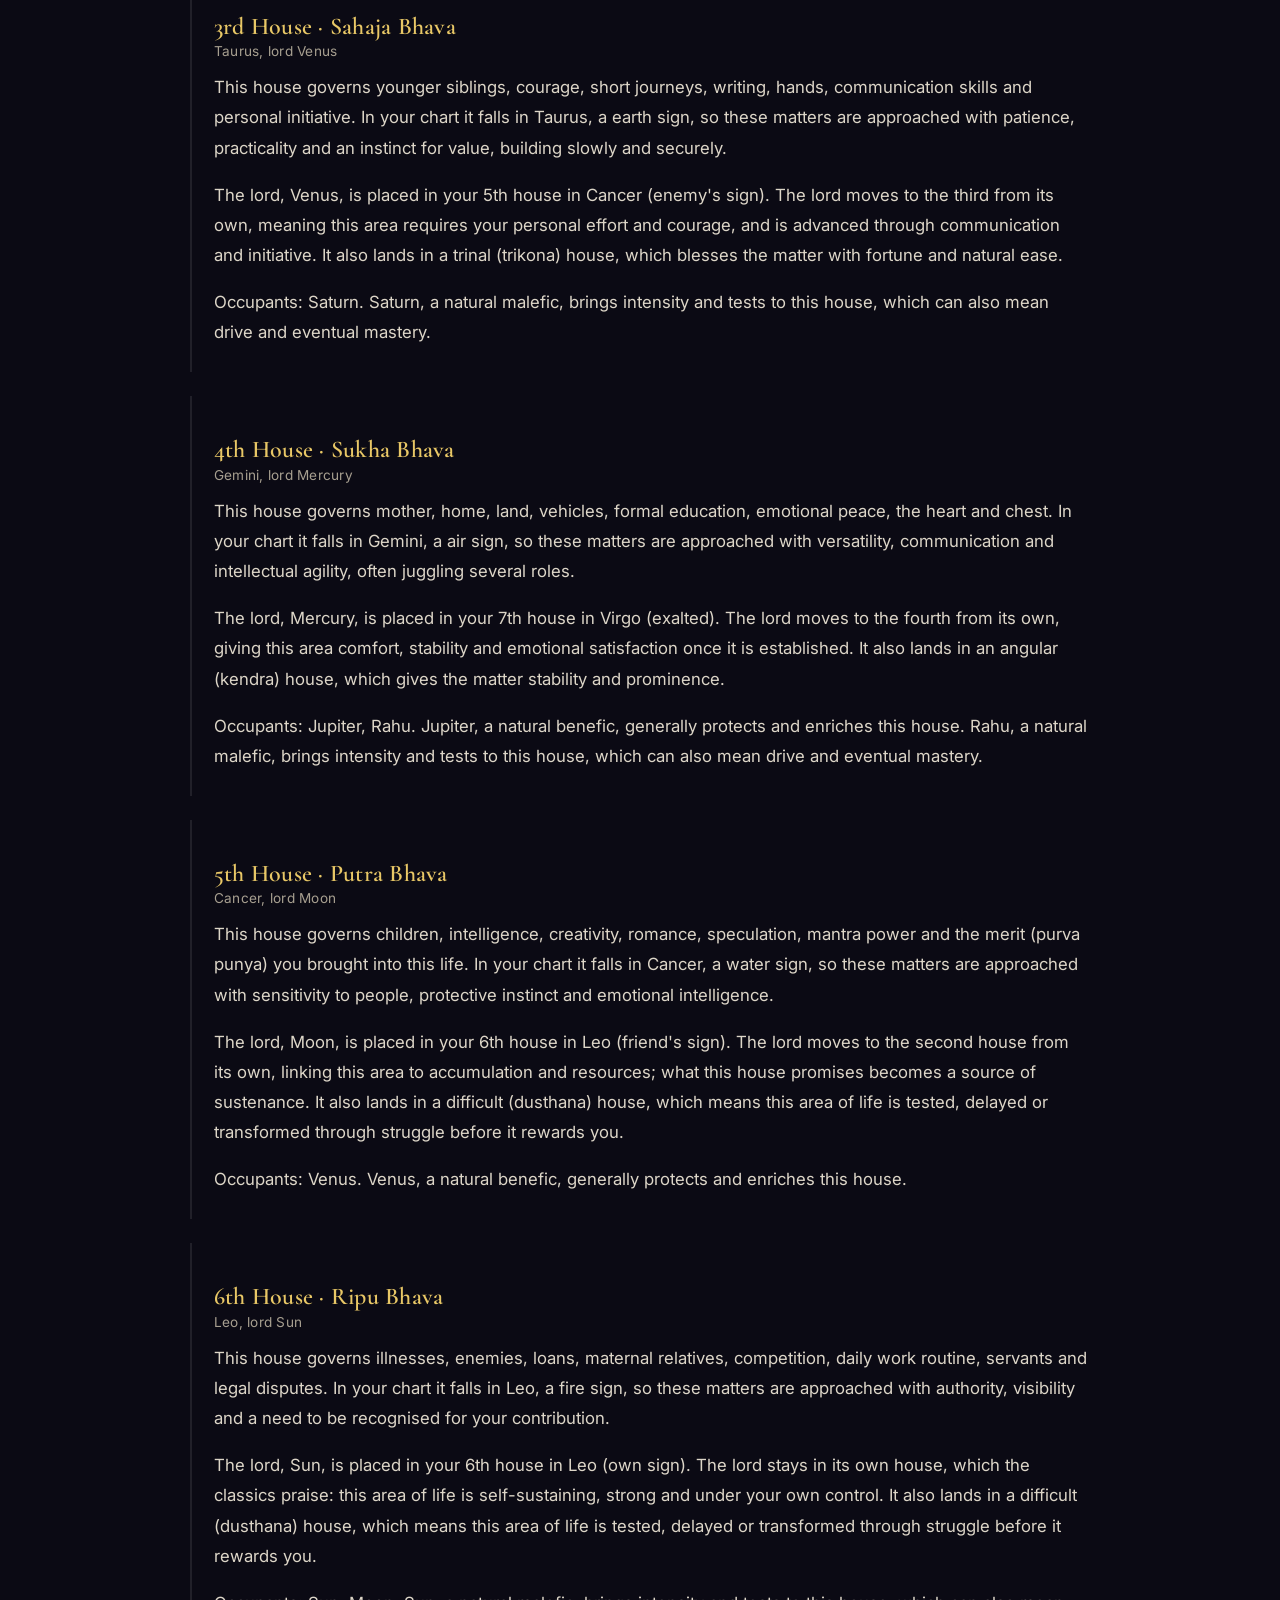
<file: my-horoscope.html>
<!DOCTYPE html><html lang="en"><head><meta charset="UTF-8"><meta name="viewport" content="width=device-width,initial-scale=1"><title>Horoscope — 15 Sep 2001, Kallur</title><link href="https://fonts.googleapis.com/css2?family=Cormorant+Garamond:ital,wght@0,500;0,600;0,700;1,500&family=Inter:wght@400;500;600;700&display=swap" rel="stylesheet"><link rel="stylesheet" href="css/style.css"><style>body{padding:0}.report-paper{width:min(900px,100% - 32px);margin:0 auto;padding-bottom:80px}</style></head><body><div class="report-paper"><section class="rsec cover" id="cover">
      <span class="kicker">Janma Kundli · Complete Vedic Analysis</span>
      <h1>Sai Krishna</h1>
      <p class="cover-sub">Born 15/09/2001 at 19:30, Kallur, Khammam, Telangana, India</p>
      <div class="cover-grid">
        <div><span>Lagna (Ascendant)</span><strong>Pisces <em>Meena</em></strong><small>24°57'18" · lord Jupiter</small></div>
        <div><span>Rashi (Moon sign)</span><strong>Leo <em>Simha</em></strong><small>2°33'07"</small></div>
        <div><span>Janma Nakshatra</span><strong>Magha</strong><small>Pada 1 · lord Ketu</small></div>
        <div><span>Sun sign (sidereal)</span><strong>Leo</strong><small>Uttara Phalguni nakshatra</small></div>
        <div><span>Current Dasha</span><strong>Venus – Ketu</strong><small>until 14 May 2027</small></div>
        <div><span>Ayanamsa</span><strong>Lahiri</strong><small>23.877°</small></div>
      </div>
      <p class="cover-note">Prepared in the Parashari tradition using sidereal (Nirayana) positions, whole-sign houses and the Vimshottari dasha system. Read this slowly, over several sittings; a horoscope is a map of tendencies, and you are the traveller.</p>
    </section><section class="rsec" id="chart"><div class="rsec-head"><span class="kicker">Janma Kundli</span><h2>Your Birth Chart</h2></div><div class="chart-wrap"><svg viewBox="0 0 400 400" class="kundli" role="img" aria-label="North Indian style birth chart">
      <rect x="2" y="2" width="396" height="396" class="k-frame"/>
      <line x1="2" y1="2" x2="398" y2="398" class="k-line"/><line x1="398" y1="2" x2="2" y2="398" class="k-line"/>
      <polygon points="200,2 398,200 200,398 2,200" class="k-line k-diamond"/>
      <text x="200" y="76" class="k-sign" text-anchor="middle">12</text><text x="100" y="31" class="k-sign" text-anchor="middle">1</text><text x="45" y="86" class="k-sign" text-anchor="middle">2</text><text x="45" y="106" class="k-planet" text-anchor="middle">Sa</text><text x="100" y="186" class="k-sign" text-anchor="middle">3</text><text x="100" y="206" class="k-planet" text-anchor="middle">Ju Ra</text><text x="45" y="286" class="k-sign" text-anchor="middle">4</text><text x="45" y="306" class="k-planet" text-anchor="middle">Ve</text><text x="100" y="341" class="k-sign" text-anchor="middle">5</text><text x="100" y="361" class="k-planet" text-anchor="middle">Su Mo</text><text x="200" y="296" class="k-sign" text-anchor="middle">6</text><text x="200" y="316" class="k-planet" text-anchor="middle">Me</text><text x="300" y="341" class="k-sign" text-anchor="middle">7</text><text x="355" y="286" class="k-sign" text-anchor="middle">8</text><text x="300" y="186" class="k-sign" text-anchor="middle">9</text><text x="300" y="206" class="k-planet" text-anchor="middle">Ma Ke</text><text x="355" y="86" class="k-sign" text-anchor="middle">10</text><text x="300" y="31" class="k-sign" text-anchor="middle">11</text></svg><div><p>This is your Rashi chart in the North Indian style. The top-centre house is your Lagna, the 1st house, with the number of its sign (1 = Aries … 12 = Pisces). Houses proceed anticlockwise. The planets are shown by their abbreviations; ℞ marks a retrograde planet.</p><table class="ptable"><thead><tr><th>Graha</th><th>Rashi</th><th>Degree</th><th>House</th><th>Nakshatra</th><th>Dignity</th></tr></thead><tbody><tr><td><strong>Sun</strong><span class="muted"> Surya</span></td><td>Leo</td><td>28°54'53"</td><td>6</td><td>Uttara Phalguni <span class="muted">(1)</span></td><td>Own sign</td></tr><tr><td><strong>Moon</strong><span class="muted"> Chandra</span></td><td>Leo</td><td>2°33'07"</td><td>6</td><td>Magha <span class="muted">(1)</span></td><td>Friend's sign</td></tr><tr><td><strong>Mars</strong><span class="muted"> Mangala</span></td><td>Sagittarius</td><td>9°43'00"</td><td>10</td><td>Mula <span class="muted">(3)</span></td><td>Friend's sign</td></tr><tr><td><strong>Mercury</strong><span class="muted"> Budha</span></td><td>Virgo</td><td>25°08'13"</td><td>7</td><td>Chitra <span class="muted">(1)</span></td><td>Exalted</td></tr><tr><td><strong>Jupiter</strong><span class="muted"> Guru (Brihaspati)</span></td><td>Gemini</td><td>18°18'48"</td><td>4</td><td>Ardra <span class="muted">(4)</span></td><td>Enemy's sign</td></tr><tr><td><strong>Venus</strong><span class="muted"> Shukra</span></td><td>Cancer</td><td>29°26'26"</td><td>5</td><td>Ashlesha <span class="muted">(4)</span></td><td>Enemy's sign</td></tr><tr><td><strong>Saturn</strong><span class="muted"> Shani</span></td><td>Taurus</td><td>20°51'01"</td><td>3</td><td>Rohini <span class="muted">(4)</span></td><td>Friend's sign</td></tr><tr><td><strong>Rahu</strong><span class="muted"> Rahu</span></td><td>Gemini</td><td>8°10'23"</td><td>4</td><td>Ardra <span class="muted">(1)</span></td><td>Friend's sign</td></tr><tr><td><strong>Ketu</strong><span class="muted"> Ketu</span></td><td>Sagittarius</td><td>8°10'23"</td><td>10</td><td>Mula <span class="muted">(3)</span></td><td>Friend's sign</td></tr></tbody></table><h4>Planetary strength at a glance</h4><div class="bars"><div class="bar"><span class="bar-label">Sun</span><span class="bar-track"><span class="bar-fill" style="width:83%"></span></span><span class="bar-val">very strong</span></div><div class="bar"><span class="bar-label">Moon</span><span class="bar-track"><span class="bar-fill" style="width:67%"></span></span><span class="bar-val">strong</span></div><div class="bar"><span class="bar-label">Mars</span><span class="bar-track"><span class="bar-fill" style="width:75%"></span></span><span class="bar-val">strong</span></div><div class="bar"><span class="bar-label">Mercury</span><span class="bar-track"><span class="bar-fill" style="width:100%"></span></span><span class="bar-val">very strong</span></div><div class="bar"><span class="bar-label">Jupiter</span><span class="bar-track"><span class="bar-fill" style="width:42%"></span></span><span class="bar-val">weak</span></div><div class="bar"><span class="bar-label">Venus</span><span class="bar-track"><span class="bar-fill" style="width:42%"></span></span><span class="bar-val">weak</span></div><div class="bar"><span class="bar-label">Saturn</span><span class="bar-track"><span class="bar-fill" style="width:67%"></span></span><span class="bar-val">strong</span></div><div class="bar"><span class="bar-label">Rahu</span><span class="bar-track"><span class="bar-fill" style="width:75%"></span></span><span class="bar-val">strong</span></div><div class="bar"><span class="bar-label">Ketu</span><span class="bar-track"><span class="bar-fill" style="width:75%"></span></span><span class="bar-val">strong</span></div></div><p class="muted small">Strength here combines zodiacal dignity, house placement and combustion. It is a guide to which planets carry you and which need support.</p></div></div></section><section class="rsec" id="lagna"><div class="rsec-head"><span class="kicker">Your Self, Body and Life Path</span><h2>Pisces Lagna: the mystic, ruled by Jupiter</h2></div><p>Meena Lagna, the last sign of the zodiac, gives you Jupiter as your Lagna lord in its watery, compassionate form. You carry within you the wisdom of all the signs that came before, and this shows as empathy, imagination, intuition and a longing for something beyond the material. Healing, spirituality, the arts, music, film, charity, hospital work, marine fields and counselling draw Pisces ascendants, because all of them require the ability to dissolve the boundary between self and other.</p><p>You feel everything, and this is both your gift and your danger. You can comfort the grieving and inspire the hopeless, but you can also be exploited by people who sense your inability to refuse. Escapism is the shadow: through sleep, fantasy, substances or simply avoidance of hard decisions. Grounding practices, clear boundaries and at least one practical, unsentimental friend are essential to your wellbeing.</p><p>Pisces rules the feet, lymphatic system and the immune response. Cold feet, swelling, allergies and low immunity are common, as is a sensitivity to medicines that means you need smaller doses than most. Sleep is sacred for you; your dreams are often meaningful and sometimes prophetic. Time near the sea or any body of water restores you more deeply than any other remedy.</p><p>Your Lagna rises at 24°57'18" of Pisces, in the nakshatra of Revati. The Lagna degree is comfortably within the sign, so the qualities described above apply fully. Your Lagna lord Jupiter is placed in your 4th house in Gemini, enemy's sign. The lord moves to the fourth from its own, giving this area comfort, stability and emotional satisfaction once it is established. It also lands in an angular (kendra) house, which gives the matter stability and prominence. This single placement tells us where your life energy naturally flows: toward home, mother, happiness and property.</p><p>No planet occupies your Lagna, which means your personality is expressed cleanly through the sign itself and through the Lagna lord, without the colouring that occupant planets would add. People meet the sign first and the deeper planets later.</p></section><section class="rsec" id="story"><div class="rsec-head"><span class="kicker">Past · Present · Future, for everyone</span><h2>Your Life Story in Simple Words</h2></div><p>Sai, this part of your report is written the way a well-wisher would speak to you across a table, without technical words. Astrology works with time periods: each planet gets its turn to run your life for some years, and inside each big period there are smaller ones. By looking at which planet was in charge and where it sits in your chart, we can say what each phase of your life was about, what is happening now, and what is coming.</p><h3>Who you are, in simple words</h3><p>On the outside you come across as someone gentle, imaginative and kind-hearted. Inside, your mind works like a king's heart: proud, generous, warm, and hurt by disrespect. The strongest planets in your chart are Mercury, Sun, Mars, which means intelligence, speech, studies and business; confidence, father and recognition; energy, courage and property come naturally to you. The planets that need your attention are Jupiter and Venus, so luck, wisdom, teachers and money and love, comfort, marriage and enjoyment are the areas where life asks you to put in conscious effort.</p><h3>Your good points</h3><ul><li><strong>Mercury is strong</strong> (in Virgo, 7th house): you are intelligent, good with words, numbers and business, and you learn fast. This strength shows up most in relationships, marriage and partnerships.</li><li><strong>Sun is strong</strong> (in Leo, 6th house): you have natural confidence and people see you as a leader; your father or an authority figure plays a strong role. This strength shows up most in work, competition and health.</li><li><strong>Mars is strong</strong> (in Sagittarius, 10th house): you have energy, courage and the ability to fight for what you want; property comes to you. This strength shows up most in career and reputation.</li><li><strong>Special combinations:</strong> Mercury is exceptionally strong, giving intelligence, communication skill and business sense. A wealth combination promises money through more than one source. A learning combination gives excellent intelligence and skill in knowledge fields.</li><li><strong>No Mangal Dosha:</strong> there is no Mars-related obstacle to marriage in your chart.</li></ul><h3>Things to be careful about</h3><ul><li><strong>Jupiter needs support</strong> (in Gemini, 4th house): luck has to be earned and good advisors must be chosen carefully; respect teachers and give on Thursdays. This shows up mainly in home, mother and studies.</li><li><strong>Venus needs support</strong> (in Cancer, 5th house): love and relationships need patience and honesty; avoid excess spending and indulgence. This shows up mainly in studies, children, love and creativity.</li></ul><h3>Your life so far, period by period</h3><p>You were born in the period of Ketu. Here is what each phase of your life was about. Think back and you will find these match the broad pattern of what happened, even if the details differ.</p><div class="timeline"><div class="tl-item"><div class="tl-when">15 Sept 2001 – 17 May 2006<span>age 0–5</span></div><div class="tl-text">Early childhood, in the period of Ketu. These years reflect mainly on your parents and home: career and reputation were in focus for the family. Saturn was in a helpful position, quietly supporting steady gains.</div></div><div class="tl-item"><div class="tl-when">17 May 2006 – 14 May 2007<span>age 4–6</span></div><div class="tl-text">Ketu–Mercury time, about intelligence, speech, studies and business. The focus was on relationships, marriage and partnerships. This phase mostly went well and brought growth. Sade Sati (Saturn passing over your Moon) was also running, so pressure, responsibilities or family worries were higher than usual.</div></div><div class="tl-item"><div class="tl-when">14 May 2007 – 13 Sept 2010<span>age 5–9</span></div><div class="tl-text">Venus–Venus time, about love, comfort, marriage and enjoyment. The focus was on studies, children, love and creativity. This was a mixed phase with both progress and effort. Because the big period and the small period had the same planet, its effects were felt strongly. Sade Sati (Saturn passing over your Moon) was also running, so pressure, responsibilities or family worries were higher than usual.</div></div><div class="tl-item"><div class="tl-when">13 Sept 2010 – 13 Sept 2011<span>age 8–10</span></div><div class="tl-text">Venus–Sun time, about confidence, father and recognition. The focus was on work, competition and health. This phase mostly went well and brought growth. Sade Sati (Saturn passing over your Moon) was also running, so pressure, responsibilities or family worries were higher than usual.</div></div><div class="tl-item"><div class="tl-when">13 Sept 2011 – 14 May 2013<span>age 9–12</span></div><div class="tl-text">Venus–Moon time, about peace of mind, mother and feelings. The focus was on work, competition and health. This phase mostly went well and brought growth. Sade Sati (Saturn passing over your Moon) was also running, so pressure, responsibilities or family worries were higher than usual.</div></div><div class="tl-item"><div class="tl-when">14 May 2013 – 14 Jul 2014<span>age 11–13</span></div><div class="tl-text">Venus–Mars time, about energy, courage and property. The focus was on career and reputation. This phase mostly went well and brought growth. There was likely a change of direction, a loss or a setback in this phase that later made sense. Saturn was in a helpful position, quietly supporting steady gains.</div></div><div class="tl-item"><div class="tl-when">14 Jul 2014 – 14 Jul 2017<span>age 12–16</span></div><div class="tl-text">Venus–Rahu time, about big ambitions, sudden changes and new paths. The focus was on home, mother and studies. This phase brought sudden changes, big ambitions and probably some confusion about direction. Saturn was in a testing position, adding obstacles and slowing things down.</div></div><div class="tl-item"><div class="tl-when">14 Jul 2017 – 14 Mar 2020<span>age 15–19</span></div><div class="tl-text">Venus–Jupiter time, about luck, wisdom, teachers and money. The focus was on home, mother and studies. This was a mixed phase with both progress and effort. There was likely a change of direction, a loss or a setback in this phase that later made sense.</div></div><div class="tl-item"><div class="tl-when">14 Mar 2020 – 14 May 2023<span>age 18–22</span></div><div class="tl-text">Venus–Saturn time, about hard work, patience and delays. The focus was on courage, siblings and your own efforts. This phase mostly went well and brought growth. Saturn was in a helpful position, quietly supporting steady gains.</div></div><div class="tl-item"><div class="tl-when">14 May 2023 – 14 Mar 2026<span>age 21–25</span></div><div class="tl-text">Venus–Mercury time, about intelligence, speech, studies and business. The focus was on relationships, marriage and partnerships. This phase mostly went well and brought growth.</div></div><div class="tl-item"><div class="tl-when">14 Mar 2026 – 14 May 2027<span>age 24–26</span></div><div class="tl-text"><strong>This is the phase you are in now.</strong> Venus–Ketu time, about letting go, confusion and inner growth. The focus is on career and reputation. Ketu periods bring endings, doubt and a search for meaning even when Ketu is well placed; something that was not meant to last is leaving, and this clears the way for what comes next. Saturn is in a testing position, adding obstacles and slowing things down.</div></div></div><h3>Where you are right now</h3><p>You are 25 years old and living in the big period of Venus (14 May 2007 to 14 May 2027) and the smaller period of Ketu (until 14 May 2027). In plain words, Venus is about love, comfort, marriage and enjoyment and in your chart it is sitting in the area of studies, children, love and creativity. Ketu is about letting go, confusion and inner growth and sits in the area of career and reputation. So right now life is mostly about studies, children, love and creativity and career and reputation.</p><p>Saturn is in a testing position from your Moon for about two and a half years. Expect delays, some health or home worries and a feeling of being stuck. It passes. Jupiter, the planet of luck, is not in one of its best positions this year, so luck in your health and personality needs effort rather than arriving on its own. Ketu's small period is a clearing-out time: expect some confusion about direction and the ending of something that no longer fits. It is temporary and ends on 14 May 2027, and what follows is a fresh start.</p><h3>What is coming</h3><div class="timeline"><div class="tl-item"><div class="tl-when">14 May 2027 – 1 Sept 2027<span>age 25–26</span></div><div class="tl-text">Sun–Sun time. <strong>A new big period of Sun begins.</strong> For six years life asks you to stand up, be seen and take responsibility. Career, recognition and your father's matters come forward. In your chart this planet sits in the area of work, competition and health, so that is where the action will be. Focus shifts to work, competition and health. Expect progress and good news in these matters.</div></div><div class="tl-item"><div class="tl-when">1 Sept 2027 – 2 Mar 2028<span>age 25–27</span></div><div class="tl-text">Sun–Moon time. Focus shifts to work, competition and health. Expect progress and good news in these matters. Saturn will be in a testing position, adding obstacles and slowing things down.</div></div><div class="tl-item"><div class="tl-when">2 Mar 2028 – 8 Jul 2028<span>age 26–27</span></div><div class="tl-text">Sun–Mars time. Focus shifts to career and reputation. Expect progress and good news in these matters.</div></div><div class="tl-item"><div class="tl-when">8 Jul 2028 – 1 Jun 2029<span>age 26–28</span></div><div class="tl-text">Sun–Rahu time. Focus shifts to home, mother and studies. Expect progress and good news in these matters.</div></div><div class="tl-item"><div class="tl-when">1 Jun 2029 – 20 Mar 2030<span>age 27–29</span></div><div class="tl-text">Sun–Jupiter time. Focus shifts to home, mother and studies. Go slowly and carefully in these matters; avoid big risks.</div></div><div class="tl-item"><div class="tl-when">20 Mar 2030 – 2 Mar 2031<span>age 28–30</span></div><div class="tl-text">Sun–Saturn time. Focus shifts to courage, siblings and your own efforts. Expect progress and good news in these matters.</div></div><div class="tl-item"><div class="tl-when">2 Mar 2031 – 7 Jan 2032<span>age 29–31</span></div><div class="tl-text">Sun–Mercury time. Focus shifts to relationships, marriage and partnerships. Expect progress and good news in these matters.</div></div></div><p><strong>The bigger picture:</strong> your Sun period (2027 to 2033, age 25 to 31) will be a strong, rewarding time centred on work, competition and health; your Moon period (2033 to 2043, age 31 to 41) will be a strong, rewarding time centred on work, competition and health; your Mars period (2043 to 2050, age 41 to 48) will be a strong, rewarding time centred on career and reputation. The periods of Mercury and Sun and Mars are the ones in which your biggest achievements are likely.</p><h3>Simple things that help you</h3><ul><li><strong>For Jupiter:</strong> Respect teachers; apply a little turmeric or saffron tilak on Thursdays; teach what you know. Turmeric, yellow cloth, chana dal, bananas or books to teachers or a temple on Thursday.</li><li><strong>For Venus:</strong> Keep your home clean and beautiful; honour women; practise an art form; avoid excess. White sweets, rice, curd, white cloth or perfume to a young woman or a Lakshmi temple on Friday.</li><li><strong>Every day:</strong> Keep your feet warm, protect your sleep and set clear limits with people.</li></ul><p>Remember: a chart shows the weather, not the destination. Good periods reward effort many times over, and difficult periods are shorter and lighter for those who stay disciplined, honest and kind. You have more good in this chart than you may realise.</p></section><section class="rsec" id="moon"><div class="rsec-head"><span class="kicker">Chandra and Janma Nakshatra</span><h2>The Mind: Moon in Leo, Magha Nakshatra</h2></div><p>In Jyotisha the Moon is the mind (manas), and its sign and nakshatra are often more revealing of the inner person than the Sun sign of Western popular astrology. Your Moon is at 2°33'07" Leo, in your 6th house.</p><p>Your Moon in Simha gives a proud, warm, generous and dramatic emotional nature. You need to be appreciated, and you give appreciation lavishly in return. Rejection wounds you more than you admit. You lead naturally in family matters and you protect those you love with a lion's ferocity. Your challenge is to accept help and criticism without feeling diminished; your gift is a heart that never does anything by halves.</p><p><strong>Magha, pada 1.</strong> Deity: Pitris, the ancestors. Symbol: Royal throne. Ruling planet: Ketu. Magha connects you to your ancestors and to royal, authoritative power. You carry the dignity of lineage and you respect tradition. Leadership, government, archaeology, history and family business suit you. Honour your ancestors with rituals; they protect you. Pride and the desire for status are your tests.</p><p>The Moon's position in your 6th house means that your emotional life is most engaged with enemies, disease, debts, service and competition. The Moon in the 6th house gives a mind that worries, serves and heals. You are drawn to nursing, medicine, dietetics or service work. Digestion and emotional health are linked; stress reaches the stomach. Relations with mother may involve her health. You defeat enemies through patience.</p><p>Your Sun, the soul (atma), is in Leo in the nakshatra of Uttara Phalguni, whose deity is Aryaman, god of contracts and friendship. Uttara Phalguni gives generosity, reliability, leadership and the ability to make and keep agreements. You are the friend who always shows up. Where the Moon shows how you feel, the Sun shows what you are here to become, and the relationship between them, conjoined in the same sign (an Amavasya-type birth), gives a unified but intense inner life that benefits from outward expression.</p></section><section class="rsec" id="planets"><div class="rsec-head"><span class="kicker">Planet-by-Planet Analysis</span><h2>The Nine Grahas in Your Chart</h2></div><p>Each planet is examined by its sign (dignity), its house (field of action), its nakshatra (inner quality) and its condition (retrograde, combust). Together these tell us not only what a planet promises, but how reliably and in which period it will deliver.</p><div class="planet-block"><h3>Sun <span class="muted">Surya · karaka of soul, father, authority, health, government and self-confidence</span></h3>
        <p>The Sun is the Atmakaraka of the zodiac, the king who gives vitality, purpose, dignity and the capacity to lead.</p>
        <p>Sun is in Leo (Simha) at 28°54'53", in your 6th house, in the nakshatra of Uttara Phalguni ruled by Sun, pada 1. Sun occupies its own sign, which the texts call Swakshetra. It is comfortable, stable and fully able to deliver its significations. In your chart Sun rules the 6th house, so its condition directly governs enemies, disease, debts, service and competition.</p>
        <p>The Sun in the 6th house gives victory over enemies, success in competition, strong immunity after a sickly childhood and a career connected with service, medicine, law or administration. Debts are cleared through effort. Relations with maternal uncles may be strained.</p>
        <p><em>Nakshatra influence:</em> Sun in Uttara Phalguni brings the quality of back legs of a bed and the deity Aryaman, god of contracts and friendship into its expression. Uttara Phalguni gives generosity, reliability, leadership and the ability to make and keep agreements.</p>
      </div><div class="planet-block"><h3>Moon <span class="muted">Chandra · karaka of mind, mother, emotions, public, comfort and nourishment</span></h3>
        <p>The Moon is the queen, the mind itself, the source of emotional peace, popularity and the receptive intelligence that allows us to feel and to care.</p>
        <p>Moon is in Leo (Simha) at 2°33'07", in your 6th house, in the nakshatra of Magha ruled by Ketu, pada 1. Moon sits in a friendly sign, supported by the sign lord. Its results are largely positive and reliable. In your chart Moon rules the 5th house, so its condition directly governs children, intelligence, creativity and past-life merit.</p>
        <p>The Moon in the 6th house gives a mind that worries, serves and heals. You are drawn to nursing, medicine, dietetics or service work. Digestion and emotional health are linked; stress reaches the stomach. Relations with mother may involve her health. You defeat enemies through patience.</p>
        <p><em>Nakshatra influence:</em> Moon in Magha brings the quality of royal throne and the deity Pitris, the ancestors into its expression. Magha connects you to your ancestors and to royal, authoritative power.</p>
      </div><div class="planet-block"><h3>Mars <span class="muted">Mangala · karaka of courage, siblings, property, energy, competition and surgery</span></h3>
        <p>Mars is the commander-in-chief, the planet of will, action, courage, technical skill and the fire that converts intention into achievement.</p>
        <p>Mars is in Sagittarius (Dhanu) at 9°43'00", in your 10th house, in the nakshatra of Mula ruled by Ketu, pada 3. Mars sits in a friendly sign, supported by the sign lord. Its results are largely positive and reliable. In your chart Mars rules the 2nd and 9th houses, so its condition directly governs wealth, speech, family and food, and fortune, father, guru, higher learning and faith.</p>
        <p>Mars in the 10th house has directional strength and gives tremendous career drive, authority, success in engineering, defence, surgery, real estate, sports or administration. You lead from the front and work tirelessly. Power struggles with superiors are the test. Fame through action is indicated.</p>
        <p><em>Nakshatra influence:</em> Mars in Mula brings the quality of bundle of roots and the deity Nirriti, goddess of dissolution into its expression. Mula means root, and you have the power to go to the root of any matter and to destroy what is false so that truth can grow.</p>
      </div><div class="planet-block"><h3>Mercury <span class="muted">Budha · karaka of intellect, speech, commerce, learning, logic and communication</span></h3>
        <p>Mercury is the prince, the planet of intellect, speech, trade, mathematics, humour and the agility of mind that lets us analyse and adapt.</p>
        <p>Mercury is in Virgo (Kanya) at 25°08'13", in your 7th house, in the nakshatra of Chitra ruled by Mars, pada 1. Mercury is exalted here, at the peak of its power. Its promises are delivered with unusual strength, and even its difficult indications tend to resolve favourably. In your chart Mercury rules the 4th and 7th houses, so its condition directly governs home, mother, happiness and property, and marriage, partnerships and public dealings.</p>
        <p>Mercury in the 7th house gives an intelligent, youthful, communicative spouse, success in business partnership and trade, and marriage that begins as friendship or through intellectual connection. Public dealings are skilful. Keep conversation alive in marriage.</p>
        <p><em>Nakshatra influence:</em> Mercury in Chitra brings the quality of bright jewel or pearl and the deity Tvashtar, the celestial architect into its expression. Chitra gives brilliance, artistic vision, charisma and the architect's ability to design beautiful and functional things.</p>
      </div><div class="planet-block"><h3>Jupiter <span class="muted">Guru (Brihaspati) · karaka of wisdom, children, wealth, teachers, dharma and good fortune</span></h3>
        <p>Jupiter is the Guru of the gods, the great benefic who bestows wisdom, expansion, prosperity, children, faith and protection from harm.</p>
        <p>Jupiter is in Gemini (Mithuna) at 18°18'48", in your 4th house, in the nakshatra of Ardra ruled by Rahu, pada 4. Jupiter is in an enemy's sign, which creates friction. Its good promises require more effort to realise, and its challenges need conscious remedial attention. In your chart Jupiter rules the 1st and 10th houses, so its condition directly governs self, body, personality and the direction of life, and career, status, authority and public action.</p>
        <p>Jupiter in the 4th house gives a fortunate, educated mother, a large and happy home, property, vehicles and deep emotional contentment. Formal education is excellent. You find peace easily and your home is a place of learning and refuge for others.</p>
        <p><em>Nakshatra influence:</em> Jupiter in Ardra brings the quality of teardrop or gem and the deity Rudra, the storm form of Shiva into its expression. Ardra gives a brilliant, stormy, transformative mind.</p>
      </div><div class="planet-block"><h3>Venus <span class="muted">Shukra · karaka of love, marriage, beauty, art, luxury, vehicles and pleasure</span></h3>
        <p>Venus is the minister of pleasure and refinement, the planet of love, art, beauty, diplomacy, comfort and all that makes life sweet.</p>
        <p>Venus is in Cancer (Karka) at 29°26'26", in your 5th house, in the nakshatra of Ashlesha ruled by Mercury, pada 4. Venus is in an enemy's sign, which creates friction. Its good promises require more effort to realise, and its challenges need conscious remedial attention. In your chart Venus rules the 3rd and 8th houses, so its condition directly governs courage, siblings, communication and effort, and longevity, transformation, inheritance and the occult.</p>
        <p>Venus in the 5th house gives romance, artistic creativity, beautiful children, especially daughters, and intelligence in the arts. Love affairs are significant in your life. Speculation in creative ventures may prosper. Devotion is sweet and musical.</p>
        <p><em>Nakshatra influence:</em> Venus in Ashlesha brings the quality of coiled serpent and the deity Nagas, the serpent deities into its expression. Ashlesha gives penetrating insight, hypnotic power, political skill and the serpent's wisdom.</p>
      </div><div class="planet-block"><h3>Saturn <span class="muted">Shani · karaka of discipline, longevity, labour, delays, sorrow and ultimate justice</span></h3>
        <p>Saturn is the servant and the judge, the planet of time, discipline, karma and the slow, hard-won rewards that no one can take away once earned.</p>
        <p>Saturn is in Taurus (Vrishabha) at 20°51'01", in your 3rd house, in the nakshatra of Rohini ruled by Moon, pada 4. Saturn sits in a friendly sign, supported by the sign lord. Its results are largely positive and reliable. In your chart Saturn rules the 11th and 12th houses, so its condition directly governs gains, income, friends and fulfilment of desires, and expenses, foreign lands, loss, sleep and liberation.</p>
        <p>Saturn in the 3rd house is a good position, giving perseverance, disciplined communication, success in long effort and some distance from siblings. Courage is cold and calculated. You win through endurance. Writing and technical fields reward you.</p>
        <p><em>Nakshatra influence:</em> Saturn in Rohini brings the quality of chariot or ox-cart and the deity Brahma, the creator into its expression. Rohini is the Moon's favourite star, and it gives charm, beauty, sensuality, fertility and material abundance.</p>
      </div><div class="planet-block"><h3>Rahu <span class="muted">Rahu · karaka of obsession, foreign matters, technology, illusion, sudden rise and worldly ambition</span></h3>
        <p>Rahu is the north node, the head of the serpent, who gives insatiable worldly desire, unconventional success, foreign connections and the power to break every convention.</p>
        <p>Rahu is in Gemini (Mithuna) at 8°10'23", in your 4th house, in the nakshatra of Ardra ruled by Rahu, pada 1. Rahu sits in a friendly sign, supported by the sign lord. Its results are largely positive and reliable.</p>
        <p>Rahu in the 4th house gives restlessness at home, foreign residence, unusual relationship with mother and property through unconventional means. Emotional peace is hard to find until you accept that home is where you are. Vehicles and electronics fascinate you.</p>
        <p><em>Nakshatra influence:</em> Rahu in Ardra brings the quality of teardrop or gem and the deity Rudra, the storm form of Shiva into its expression. Ardra gives a brilliant, stormy, transformative mind.</p>
      </div><div class="planet-block"><h3>Ketu <span class="muted">Ketu · karaka of detachment, moksha, past-life skill, intuition, sudden loss and spiritual insight</span></h3>
        <p>Ketu is the south node, the headless body of the serpent, who gives detachment, mystical insight, inherited talent from past lives and liberation through loss.</p>
        <p>Ketu is in Sagittarius (Dhanu) at 8°10'23", in your 10th house, in the nakshatra of Mula ruled by Ketu, pada 3. Ketu sits in a friendly sign, supported by the sign lord. Its results are largely positive and reliable.</p>
        <p>Ketu in the 10th house gives detachment from career, several changes of profession, success in spiritual, healing or technical fields and little interest in fame. Your work serves something higher. Recognition comes when you stop seeking it.</p>
        <p><em>Nakshatra influence:</em> Ketu in Mula brings the quality of bundle of roots and the deity Nirriti, goddess of dissolution into its expression. Mula means root, and you have the power to go to the root of any matter and to destroy what is false so that truth can grow.</p>
      </div></section><section class="rsec" id="houses"><div class="rsec-head"><span class="kicker">House-by-House Reading</span><h2>The Twelve Bhavas</h2></div><div class="house-block"><h3>1st House · Tanu Bhava <span class="muted">Pisces, lord Jupiter</span></h3>
        <p>This house governs your physical constitution, vitality, appearance, temperament and the general fortune of your whole life. In your chart it falls in Pisces, a water sign, so these matters are approached with imagination, compassion and intuition, often in service or creative fields.</p>
        <p>The lord, Jupiter, is placed in your 4th house in Gemini (enemy's sign). The lord moves to the fourth from its own, giving this area comfort, stability and emotional satisfaction once it is established. It also lands in an angular (kendra) house, which gives the matter stability and prominence.</p>
        <p>No planet occupies this house. Its results come through the lord and through aspects; an empty house is not a weak house, merely a quieter one.</p>
      </div><div class="house-block"><h3>2nd House · Dhana Bhava <span class="muted">Aries, lord Mars</span></h3>
        <p>This house governs accumulated wealth, savings, speech, early education, family values, face and the right eye. In your chart it falls in Aries, a fire sign, so these matters are approached with speed, initiative and competitive fire, preferring to lead rather than follow.</p>
        <p>The lord, Mars, is placed in your 10th house in Sagittarius (friend's sign). The lord moves to the ninth from its own, a trinal relationship of great fortune; this area is protected by grace and grows through dharma and learning. It also lands in an angular (kendra) house, which gives the matter stability and prominence.</p>
        <p>No planet occupies this house. Its results come through the lord and through aspects; an empty house is not a weak house, merely a quieter one.</p>
      </div><div class="house-block"><h3>3rd House · Sahaja Bhava <span class="muted">Taurus, lord Venus</span></h3>
        <p>This house governs younger siblings, courage, short journeys, writing, hands, communication skills and personal initiative. In your chart it falls in Taurus, a earth sign, so these matters are approached with patience, practicality and an instinct for value, building slowly and securely.</p>
        <p>The lord, Venus, is placed in your 5th house in Cancer (enemy's sign). The lord moves to the third from its own, meaning this area requires your personal effort and courage, and is advanced through communication and initiative. It also lands in a trinal (trikona) house, which blesses the matter with fortune and natural ease.</p>
        <p>Occupants: Saturn. Saturn, a natural malefic, brings intensity and tests to this house, which can also mean drive and eventual mastery.</p>
      </div><div class="house-block"><h3>4th House · Sukha Bhava <span class="muted">Gemini, lord Mercury</span></h3>
        <p>This house governs mother, home, land, vehicles, formal education, emotional peace, the heart and chest. In your chart it falls in Gemini, a air sign, so these matters are approached with versatility, communication and intellectual agility, often juggling several roles.</p>
        <p>The lord, Mercury, is placed in your 7th house in Virgo (exalted). The lord moves to the fourth from its own, giving this area comfort, stability and emotional satisfaction once it is established. It also lands in an angular (kendra) house, which gives the matter stability and prominence.</p>
        <p>Occupants: Jupiter, Rahu. Jupiter, a natural benefic, generally protects and enriches this house. Rahu, a natural malefic, brings intensity and tests to this house, which can also mean drive and eventual mastery.</p>
      </div><div class="house-block"><h3>5th House · Putra Bhava <span class="muted">Cancer, lord Moon</span></h3>
        <p>This house governs children, intelligence, creativity, romance, speculation, mantra power and the merit (purva punya) you brought into this life. In your chart it falls in Cancer, a water sign, so these matters are approached with sensitivity to people, protective instinct and emotional intelligence.</p>
        <p>The lord, Moon, is placed in your 6th house in Leo (friend's sign). The lord moves to the second house from its own, linking this area to accumulation and resources; what this house promises becomes a source of sustenance. It also lands in a difficult (dusthana) house, which means this area of life is tested, delayed or transformed through struggle before it rewards you.</p>
        <p>Occupants: Venus. Venus, a natural benefic, generally protects and enriches this house.</p>
      </div><div class="house-block"><h3>6th House · Ripu Bhava <span class="muted">Leo, lord Sun</span></h3>
        <p>This house governs illnesses, enemies, loans, maternal relatives, competition, daily work routine, servants and legal disputes. In your chart it falls in Leo, a fire sign, so these matters are approached with authority, visibility and a need to be recognised for your contribution.</p>
        <p>The lord, Sun, is placed in your 6th house in Leo (own sign). The lord stays in its own house, which the classics praise: this area of life is self-sustaining, strong and under your own control. It also lands in a difficult (dusthana) house, which means this area of life is tested, delayed or transformed through struggle before it rewards you.</p>
        <p>Occupants: Sun, Moon. Sun, a natural malefic, brings intensity and tests to this house, which can also mean drive and eventual mastery. Moon, a natural benefic, generally protects and enriches this house.</p>
      </div><div class="house-block"><h3>7th House · Kalatra Bhava <span class="muted">Virgo, lord Mercury</span></h3>
        <p>This house governs spouse, marriage, business partnerships, foreign residence, the public and all one-to-one relationships. In your chart it falls in Virgo, a earth sign, so these matters are approached with precision, analysis and devotion to service and detail.</p>
        <p>The lord, Mercury, is placed in your 7th house in Virgo (exalted). The lord stays in its own house, which the classics praise: this area of life is self-sustaining, strong and under your own control. It also lands in an angular (kendra) house, which gives the matter stability and prominence.</p>
        <p>Occupants: Mercury. Mercury, a natural benefic, generally protects and enriches this house.</p>
      </div><div class="house-block"><h3>8th House · Ayur Bhava <span class="muted">Libra, lord Venus</span></h3>
        <p>This house governs longevity, sudden events, inheritance, insurance, hidden knowledge, chronic illness, research and deep transformation. In your chart it falls in Libra, a air sign, so these matters are approached with diplomacy, aesthetics and skill in partnership and negotiation.</p>
        <p>The lord, Venus, is placed in your 5th house in Cancer (enemy's sign). The lord moves to the tenth from its own, meaning this area is actualised through action, work and public conduct; you must do, not merely wish. It also lands in a trinal (trikona) house, which blesses the matter with fortune and natural ease.</p>
        <p>No planet occupies this house. Its results come through the lord and through aspects; an empty house is not a weak house, merely a quieter one.</p>
      </div><div class="house-block"><h3>9th House · Dharma Bhava <span class="muted">Scorpio, lord Mars</span></h3>
        <p>This house governs luck, father, teachers, higher education, long journeys, philosophy, religion and divine grace. In your chart it falls in Scorpio, a water sign, so these matters are approached with intensity, strategy and the ability to handle crisis and hidden matters.</p>
        <p>The lord, Mars, is placed in your 10th house in Sagittarius (friend's sign). The lord moves to the second house from its own, linking this area to accumulation and resources; what this house promises becomes a source of sustenance. It also lands in an angular (kendra) house, which gives the matter stability and prominence.</p>
        <p>No planet occupies this house. Its results come through the lord and through aspects; an empty house is not a weak house, merely a quieter one.</p>
      </div><div class="house-block"><h3>10th House · Karma Bhava <span class="muted">Sagittarius, lord Jupiter</span></h3>
        <p>This house governs profession, reputation, authority, government, honours and the mark you make on the world. In your chart it falls in Sagittarius, a fire sign, so these matters are approached with vision, idealism and a need for growth, freedom and meaning.</p>
        <p>The lord, Jupiter, is placed in your 4th house in Gemini (enemy's sign). The lord moves to the seventh from its own, meaning this area is expressed through partnership and public dealings; others play a decisive role. It also lands in an angular (kendra) house, which gives the matter stability and prominence.</p>
        <p>Occupants: Mars, Ketu. Mars, a natural malefic, brings intensity and tests to this house, which can also mean drive and eventual mastery. Ketu, a natural malefic, brings intensity and tests to this house, which can also mean drive and eventual mastery.</p>
      </div><div class="house-block"><h3>11th House · Labha Bhava <span class="muted">Capricorn, lord Saturn</span></h3>
        <p>This house governs income, profits, elder siblings, friends, networks, large organisations and the fulfilment of ambitions. In your chart it falls in Capricorn, a earth sign, so these matters are approached with discipline, ambition and the stamina to climb the long ladder of institutions.</p>
        <p>The lord, Saturn, is placed in your 3rd house in Taurus (friend's sign). The lord moves to the fifth from its own, a trinal relationship that brings creativity, intelligence and the fruits of past merit to this area. It also lands in a growing (upachaya) house, which means the matter improves steadily with time and effort.</p>
        <p>No planet occupies this house. Its results come through the lord and through aspects; an empty house is not a weak house, merely a quieter one.</p>
      </div><div class="house-block"><h3>12th House · Vyaya Bhava <span class="muted">Aquarius, lord Saturn</span></h3>
        <p>This house governs expenditure, foreign residence, isolation, hospitals, sleep, bed pleasures, charity and final liberation (moksha). In your chart it falls in Aquarius, a air sign, so these matters are approached with originality, systems thinking and a humanitarian or technological orientation.</p>
        <p>The lord, Saturn, is placed in your 3rd house in Taurus (friend's sign). The lord moves to the fourth from its own, giving this area comfort, stability and emotional satisfaction once it is established. It also lands in a growing (upachaya) house, which means the matter improves steadily with time and effort.</p>
        <p>No planet occupies this house. Its results come through the lord and through aspects; an empty house is not a weak house, merely a quieter one.</p>
      </div></section><section class="rsec" id="life"><div class="rsec-head"><span class="kicker">Career · Wealth · Marriage · Health · Education · Family · Spirit</span><h2>Life Areas in Depth</h2></div><div class="area"><h3>Career and Profession</h3><span class="kicker">Karma Bhava</span><p>Your 10th house, the house of karma and profession, falls in Sagittarius, a fire and dual sign, ruled by Jupiter. The nature of Sagittarius describes how you work: with vision, idealism and a need for growth, freedom and meaning.</p><p>Jupiter, weak in your chart (enemy's sign in Gemini, 4th house), is the lord of your profession. The lord moves to the seventh from its own, meaning this area is expressed through partnership and public dealings; others play a decisive role. It also lands in an angular (kendra) house, which gives the matter stability and prominence. With Jupiter as career lord, the fields that reward you most naturally are teaching, law, finance and banking, counselling, religion, publishing and advisory work.</p><p>The 10th house is occupied by Mars, Ketu, which colours your professional life with action, property, courage, siblings and conflict; detachment, spirituality, endings and insight.</p><p>A planet with directional strength sits in your 10th house, which is a mark of career prominence. The 10th house counted from your Moon falls in Taurus, ruled by Venus, which adds the arts and related work as a second current in your professional life. The dasha periods of Jupiter and Venus are when career matters move most decisively.</p></div><div class="area"><h3>Wealth and Finances</h3><span class="kicker">Dhana and Labha Bhava</span><p>Wealth in Jyotisha is read from the 2nd house (accumulated wealth and savings), the 11th house (income and gains), and from Jupiter, the natural karaka of prosperity. Your 2nd house is Aries, ruled by Mars; your 11th house is Capricorn, ruled by Saturn.</p><p>Mars, strong in your chart (friend's sign in Sagittarius, 10th house), governs what you keep. The lord moves to the ninth from its own, a trinal relationship of great fortune; this area is protected by grace and grows through dharma and learning. It also lands in an angular (kendra) house, which gives the matter stability and prominence.</p><p>Saturn, strong in your chart (friend's sign in Taurus, 3rd house), governs what comes in. The lord moves to the fifth from its own, a trinal relationship that brings creativity, intelligence and the fruits of past merit to this area. It also lands in a growing (upachaya) house, which means the matter improves steadily with time and effort.</p><p>Jupiter, weak in your chart (enemy's sign in Gemini, 4th house) is your indicator of fortune and expansion. Jupiter needs support in your chart, so prosperity is earned rather than gifted; disciplined saving and charitable giving on Thursdays strengthen it. The presence of Dhana Yoga in your chart is a classical indicator of substantial wealth in the dasha periods of the planets forming it. No planet occupies the 2nd house, so its results flow mainly through its lord and the aspects it receives, which generally means fewer complications in your savings and family wealth. No planet occupies the 11th house, so its results flow mainly through its lord and the aspects it receives, which generally means fewer complications in your income.</p></div><div class="area"><h3>Marriage and Relationships</h3><span class="kicker">Kalatra Bhava</span><p>The 7th house governs marriage, the spouse and all one-to-one partnerships. Yours falls in Virgo, ruled by Mercury, and this sign describes the partner you attract: careful, intelligent, modest and service-oriented.</p><p>Mercury, very strong in your chart (exalted in Virgo, 7th house) is the lord of your marriage. The lord stays in its own house, which the classics praise: this area of life is self-sustaining, strong and under your own control. It also lands in an angular (kendra) house, which gives the matter stability and prominence.</p><p>Venus, weak in your chart (enemy's sign in Cancer, 5th house) is the natural karaka of love and marriage for everyone, and Jupiter, weak in your chart (enemy's sign in Gemini, 4th house) is the karaka of the husband in a woman's chart and of dharma in marriage generally. Venus is under some strain in your chart, which means love must be learned consciously; the lessons are real but so are the rewards once they are absorbed.</p><p>The 7th house is occupied by Mercury, which colours your marriage and partnerships with communication, commerce, learning and travel.</p><p><strong>Mangal Dosha:</strong> Mars is not in a dosha-forming house from either your Lagna or your Moon, so you do not carry Mangal Dosha. This removes one of the common obstacles to marital harmony.</p><p>Timing: marriage and significant relationships tend to arrive or deepen in the dasha and antardasha periods of Mercury, Venus and the planets occupying your 7th house, and when Jupiter transits your 7th house, your Lagna, or the 7th from your Moon.</p></div><div class="area"><h3>Health and Vitality</h3><span class="kicker">Tanu, Ripu and Ayur Bhava</span><p>The body is read from the Lagna, its lord, the 6th house (illness), the 8th house (chronic conditions and longevity) and the natural malefics. Your Lagna lord Jupiter, weak in your chart (enemy's sign in Gemini, 4th house) is the primary indicator of your vitality. A Lagna lord under pressure means that health must be guarded actively; routine, diet and the remedies for this planet are not optional for you but foundational.</p><p>Your rising sign, Pisces, governs the feet, lymphatic system and immunity, and these are the areas most likely to express stress first. No malefic occupies your Lagna, which spares the body from several common afflictions.</p><p>The 6th house is occupied by Sun, Moon, which colours the pattern of acute illness and recovery with authority, visibility, health and matters of father; emotions, home, mother, travel and public connection. No planet occupies the 8th house, so its results flow mainly through its lord and the aspects it receives, which generally means fewer complications in chronic health and longevity. The 8th lord Venus, weak in your chart (enemy's sign in Cancer, 5th house) indicates longevity; its placement asks for caution in the dasha of this planet and in the periods flagged in the transit section.</p><p>Practical counsel: warm feet, immune support, careful dosing of medicines, sacred sleep and regular time near water.</p></div><div class="area"><h3>Education, Intelligence and Children</h3><span class="kicker">Vidya and Putra Bhava</span><p>Formal education is read from the 4th house and its lord, higher education from the 9th, and intelligence from the 5th house, Mercury and Jupiter. Your 4th lord Mercury, very strong in your chart (exalted in Virgo, 7th house) describes your schooling: The lord moves to the fourth from its own, giving this area comfort, stability and emotional satisfaction once it is established. It also lands in an angular (kendra) house, which gives the matter stability and prominence.</p><p>Your 5th house, the house of intelligence (buddhi), creativity and children, falls in Cancer, ruled by Moon. Moon, strong in your chart (friend's sign in Leo, 6th house) is its lord. The lord moves to the second house from its own, linking this area to accumulation and resources; what this house promises becomes a source of sustenance. It also lands in a difficult (dusthana) house, which means this area of life is tested, delayed or transformed through struggle before it rewards you. The 5th house is occupied by Venus, which colours your intelligence, creativity and children with love, marriage, comfort, art and pleasure.</p><p>Mercury, very strong in your chart (exalted in Virgo, 7th house) shapes how you learn and speak; Jupiter, weak in your chart (enemy's sign in Gemini, 4th house) shapes wisdom and the blessing of children. Mercury is well placed, giving a quick, articulate and analytical mind. Children are indicated normally; their arrival is likely in the periods of the 5th lord and Jupiter.</p></div><div class="area"><h3>Family, Home and Parents</h3><span class="kicker">Sukha, Sahaja and Pitru Bhava</span><p>Home, mother and inner happiness belong to the 4th house (Gemini, ruled by Mercury), siblings to the 3rd (Taurus, ruled by Venus) and the 11th, and father to the 9th (Scorpio, ruled by Mars) along with the Sun.</p><p>The 4th house is occupied by Jupiter, Rahu, which colours your domestic life and relationship with mother with wisdom, children, wealth, teachers and expansion; ambition, foreign matters, sudden change and illusion. Moon, strong in your chart (friend's sign in Leo, 6th house) is the karaka of mother; a comfortable Moon speaks of a nurturing mother and the capacity to create emotional security for yourself and others.</p><p>Sun, very strong in your chart (own sign in Leo, 6th house) is the karaka of father. The Sun is strong, indicating a father of standing and a relationship that, whatever its tensions, gave you a sense of authority. The 3rd house is occupied by Saturn, which colours your relationships with siblings and your personal courage with discipline, delay, hard work and lasting results.</p></div><div class="area"><h3>Dharma, Spirituality and the Soul's Direction</h3><span class="kicker">Dharma and Moksha Bhava</span><p>Dharma is read from the 9th house (Scorpio, ruled by Mars), moksha from the 12th (Aquarius, ruled by Saturn), and the spiritual temperament from Jupiter and Ketu.</p><p>Mars, strong in your chart (friend's sign in Sagittarius, 10th house) is your lord of fortune and faith. The lord moves to the second house from its own, linking this area to accumulation and resources; what this house promises becomes a source of sustenance. It also lands in an angular (kendra) house, which gives the matter stability and prominence. No planet occupies the 9th house, so its results flow mainly through its lord and the aspects it receives, which generally means fewer complications in your luck, your father and your relationship with teachers.</p><p>Ketu, strong in your chart (friend's sign in Sagittarius, 10th house) shows where your soul is already detached and where past-life knowledge lives: the 10th house, governing career, status, authority and public action. Rahu, strong in your chart (friend's sign in Gemini, 4th house) shows where your soul still hungers for experience in this life: the 4th house, governing home, mother, happiness and property. The axis between these two is the central spiritual tension of your life, and your growth comes from moving toward the Rahu house with the wisdom of the Ketu house.</p><p>No planet occupies the 12th house, so its results flow mainly through its lord and the aspects it receives, which generally means fewer complications in your spiritual life, foreign connections and expenses. </p></div></section><section class="rsec" id="yogas"><div class="rsec-head"><span class="kicker">Special Planetary Combinations</span><h2>Yogas and Doshas</h2></div><p>Yogas are specific combinations of planets that the classical texts single out as producing distinctive results. They operate most strongly during the dasha periods of the planets that form them.</p><div class="yoga"><h3>Bhadra Mahapurusha Yoga</h3><p>Mercury is in its own or exaltation sign in a kendra from your Lagna, forming Bhadra Yoga. This gives brilliant intellect, eloquence, a youthful appearance, wealth through trade or learning, and the respect of scholars. You can master any subject you choose and you are a natural teacher, writer or strategist.</p></div><div class="yoga"><h3>Dhana Yoga</h3><p>Lords of the houses of wealth (2nd, 5th, 9th or 11th) are combined in your chart, forming Dhana Yoga, the combination for wealth. Money comes to you through multiple channels and accumulates in the periods of the planets involved. You have the capacity to become genuinely prosperous if you respect Lakshmi by sharing a portion of your gains.</p></div><div class="yoga"><h3>Saraswati Yoga</h3><p>Jupiter, Venus and Mercury are all in auspicious houses, forming Saraswati Yoga, named for the goddess of learning. It gives exceptional intelligence, eloquence, skill in arts and sciences, learning, fame through knowledge and the love of the wise. You are born to learn and to teach, and your words carry lasting value.</p></div></section><section class="rsec" id="dasha"><div class="rsec-head"><span class="kicker">Planetary Periods</span><h2>Vimshottari Dasha: The Timing of Your Life</h2></div><p>The Vimshottari Dasha is the great timing system of Jyotisha, a 120-year cycle of planetary periods beginning from the lord of your Moon's nakshatra. You were born in Magha nakshatra, ruled by Ketu, with 5.7 years of Ketu's period remaining at birth. Every Mahadasha (major period) activates the houses that planet rules and occupies in your chart, and the Antardashas (sub-periods) within it modify the flavour month by month.</p><h3>Mahadasha timeline</h3><table class="ptable"><thead><tr><th>Mahadasha</th><th>From</th><th>To</th><th>Age</th></tr></thead><tbody><tr class=""><td><strong>Ketu</strong></td><td>15 Sept 2001</td><td>14 May 2007</td><td>0.0 – 5.7</td></tr><tr class="current"><td><strong>Venus</strong> <span class="tag">Now</span></td><td>14 May 2007</td><td>14 May 2027</td><td>5.7 – 25.7</td></tr><tr class=""><td><strong>Sun</strong></td><td>14 May 2027</td><td>14 May 2033</td><td>25.7 – 31.7</td></tr><tr class=""><td><strong>Moon</strong></td><td>14 May 2033</td><td>14 May 2043</td><td>31.7 – 41.7</td></tr><tr class=""><td><strong>Mars</strong></td><td>14 May 2043</td><td>14 May 2050</td><td>41.7 – 48.7</td></tr><tr class=""><td><strong>Rahu</strong></td><td>14 May 2050</td><td>14 May 2068</td><td>48.7 – 66.7</td></tr><tr class=""><td><strong>Jupiter</strong></td><td>14 May 2068</td><td>14 May 2084</td><td>66.7 – 82.7</td></tr><tr class=""><td><strong>Saturn</strong></td><td>14 May 2084</td><td>15 May 2103</td><td>82.7 – 101.7</td></tr><tr class=""><td><strong>Mercury</strong></td><td>15 May 2103</td><td>15 May 2120</td><td>101.7 – 118.7</td></tr></tbody></table><h3>Your current period: Venus Mahadasha, Ketu Antardasha</h3><p>The Venus Mahadasha, twenty years in length, is the long period of love, pleasure, art, beauty, marriage and material comfort. Relationships deepen, wealth grows through refinement and taste, and life becomes sweeter. Vehicles, homes, luxuries and creative achievement arrive. A strong Venus makes these the most enjoyable years of life; an afflicted Venus brings lessons through love, indulgence and health of kidneys and reproductive organs.</p><p>In your chart specifically, Venus is weak: enemy's sign in Cancer, in your 5th house, ruling your 3rd and 8th houses. This Mahadasha therefore activates children, intelligence, creativity and past-life merit, together with courage, siblings, communication and effort and longevity, transformation, inheritance and the occult. Because the period lord is under strain, this period teaches through friction; the remedies for this planet given later in this report are the most important ones for you right now.</p><p>The current Antardasha of Ketu runs from 14 Mar 2026 to 14 May 2027 and brings detachment, spirituality, endings and insight into the foreground. Ketu sits in your 10th house in Sagittarius (friend's sign), so the themes of career, status, authority and public action are especially active in these months. The Antardasha lord is in a difficult relationship (6th, 8th or 12th) to the Mahadasha lord, which often marks a sub-period of adjustment, delays or hidden developments; patience is advised and decisions should be deliberate.</p><h4>Antardashas of the current Mahadasha</h4><table class="ptable compact"><thead><tr><th>Period</th><th>From</th><th>To</th></tr></thead><tbody><tr class=""><td>Venus – Venus</td><td>14 May 2007</td><td>13 Sept 2010</td></tr><tr class=""><td>Venus – Sun</td><td>13 Sept 2010</td><td>13 Sept 2011</td></tr><tr class=""><td>Venus – Moon</td><td>13 Sept 2011</td><td>14 May 2013</td></tr><tr class=""><td>Venus – Mars</td><td>14 May 2013</td><td>14 Jul 2014</td></tr><tr class=""><td>Venus – Rahu</td><td>14 Jul 2014</td><td>14 Jul 2017</td></tr><tr class=""><td>Venus – Jupiter</td><td>14 Jul 2017</td><td>14 Mar 2020</td></tr><tr class=""><td>Venus – Saturn</td><td>14 Mar 2020</td><td>14 May 2023</td></tr><tr class=""><td>Venus – Mercury</td><td>14 May 2023</td><td>14 Mar 2026</td></tr><tr class="current"><td>Venus – Ketu <span class="tag">Now</span></td><td>14 Mar 2026</td><td>14 May 2027</td></tr></tbody></table><p><strong>Looking ahead:</strong> your next Mahadasha, of Sun, begins on 14 May 2027. Sun is very strong in your chart, sitting in your 6th house, so that period will shift the focus of life toward enemies, disease, debts, service and competition and enemies, disease, debts, service and competition. The Sun Mahadasha, six years in length, brings matters of authority, father, government, health and self-respect to the foreground. It is a period of becoming visible: promotions, recognition, responsibility and sometimes ego conflicts with superiors.</p></section><section class="rsec" id="transits"><div class="rsec-head"><span class="kicker">Gochara</span><h2>Transits and the Year Ahead</h2></div><p>Transits (gochara) are read primarily from your Moon sign, Leo. As of November 2026, Saturn transits Pisces, Jupiter transits Leo, and the Rahu–Ketu axis lies across Aquarius and Leo.</p><p><strong>Shani Dhaiya.</strong> Saturn is in the 8th house from your Moon, a two-and-a-half-year minor Saturn period (Dhaiya or Kantaka Shani). It brings sudden obstacles, health concerns and hidden pressures that demand resilience. Saturday remedies are advised.</p><p><strong>Jupiter's transit.</strong> Jupiter moves through the 1st house from your Moon. This is not one of Jupiter's classical favourable positions, so its blessings come more through the houses it aspects (the 6th, 8th and 10th from your Moon) than through the house it occupies; in the matter of self, body, personality and the direction of life it brings growth that requires effort, and sometimes over-expansion that calls for restraint. From your Lagna, Jupiter is in the 6th house, which supports enemies, disease, debts, service and competition.</p><p><strong>The Rahu–Ketu axis.</strong> Rahu transits the 7th house from your Moon and Ketu the 1st. Rahu amplifies desire and sudden developments in marriage, partnerships and public dealings, while Ketu brings detachment, endings or spiritual insight into self, body, personality and the direction of life. Rahu on the Moon–7th axis stirs relationships and self-image; avoid impulsive commitments and guard against people who are not what they seem.</p><p><strong>The year ahead, in summary.</strong> Combining your Venus–Ketu dasha period with the current transits, the themes most alive for you in the coming twelve months are children, intelligence, creativity and past-life merit; career, status, authority and public action; self, body, personality and the direction of life. With neither Saturn nor Jupiter in a classically favourable transit, this is a year to consolidate rather than expand, to complete rather than begin, and to invest in health, relationships and spiritual practice, which repay you in the years that follow.</p></section><section class="rsec" id="remedies"><div class="rsec-head"><span class="kicker">Upaya</span><h2>Remedies and Strengthening Measures</h2></div><p>Remedies in Jyotisha are not superstition; they are a method of consciously strengthening the planetary energies that are weak in your chart, through disciplined action (mantra), generosity (dana), devotion (upasana) and, where appropriate, gemstones. Below are the remedies indicated for your chart, chosen for the planets that most need support and for your current dasha lord.</p><div class="remedy-grid"><div class="remedy"><h4>Jupiter <span class="muted">(Guru (Brihaspati))</span></h4><p class="muted small">Why: enemy's sign in Gemini in your 4th house.</p>
        <ul><li><strong>Mantra:</strong> Om Graam Greem Graum Sah Gurave Namah (19,000 times) or Guru Stotra</li><li><strong>Day:</strong> Thursday</li><li><strong>Charity:</strong> Turmeric, yellow cloth, chana dal, bananas or books to teachers or a temple on Thursday</li><li><strong>Practice:</strong> Respect teachers; apply a little turmeric or saffron tilak on Thursdays; teach what you know</li><li><strong>Gemstone (optional):</strong> Yellow Sapphire (Pukhraj) in gold, index finger, Thursday morning.</li></ul></div><div class="remedy"><h4>Venus <span class="muted">(Shukra)</span></h4><p class="muted small">Why: your current Mahadasha lord, whose period you are living through now.</p>
        <ul><li><strong>Mantra:</strong> Om Draam Dreem Draum Sah Shukraya Namah (16,000 times) or Sri Suktam</li><li><strong>Day:</strong> Friday</li><li><strong>Charity:</strong> White sweets, rice, curd, white cloth or perfume to a young woman or a Lakshmi temple on Friday</li><li><strong>Practice:</strong> Keep your home clean and beautiful; honour women; practise an art form; avoid excess</li><li><strong>Gemstone (optional):</strong> Diamond (Heera) or White Sapphire, middle or ring finger in platinum or silver, Friday.</li></ul></div></div><p><strong>Your life-stone:</strong> the gemstone of your Lagna lord Jupiter is Yellow Sapphire (Pukhraj) in gold. This is the one stone that is almost always safe and beneficial for a native, because it strengthens the body and the self. Wear it only if it is natural, untreated and of good clarity, and begin on the day and finger indicated.</p><p><strong>A universal remedy for your chart:</strong> because your Moon sits in Leo in the nakshatra of Magha, the chanting of its ruling planet Ketu's mantra, together with the Tuesday charity for that planet, steadies the mind in every period of life.</p></section><section class="rsec" id="lucky"><div class="rsec-head"><span class="kicker">Colours, Numbers, Days and Directions</span><h2>Auspicious Factors</h2></div><div class="lucky-grid">
        <div><span>Lucky colours</span><strong>Yellow, gold and saffron</strong><small>from your Lagna lord Jupiter</small></div>
        <div><span>Lucky numbers</span><strong>3, 12, 21, 30 · 7, 16, 25</strong><small>Lagna lord and nakshatra lord</small></div>
        <div><span>Favourable days</span><strong>Thursday and Tuesday</strong><small>begin important work on these</small></div>
        <div><span>Favourable direction</span><strong>North-east</strong><small>face this way for study and prayer</small></div>
        <div><span>Metal</span><strong>Gold</strong><small>for rings and vessels</small></div>
        <div><span>Ishta Devata hint</span><strong>Vishnu / Krishna</strong><small>from the strongest benefic influence</small></div>
      </div></section><section class="rsec closing" id="closing">
      <span class="kicker">A Closing Word</span>
      <h2>Blessings on your path</h2>
      <p>Sai Krishna, your chart shows a Pisces soul with a Leo heart, born under the star of Magha. Mercury is the planet that carries you, and Jupiter is the planet that teaches you. Honour the first with gratitude and the second with discipline, and the map laid out above becomes a path rather than a prediction.</p>
      <p>The planets incline; they do not compel. Every indication in this reading describes a tendency that free will, effort and grace can shape. Use the favourable periods to build, the testing periods to deepen, and the remedies to steady yourself in between. May the Navagrahas be kind to you.</p>
      <p class="muted small">This report is generated from the birth details you supplied using classical Parashari principles and astronomical calculation. It is offered for guidance and self-reflection and is not a substitute for medical, legal or financial advice. Accuracy depends on the accuracy of the birth time; a difference of a few minutes can shift the Lagna when it is near a sign boundary.</p>
    </section></div></body></html>
</file>
<file: css/style.css>
/* =====================================================================
   JyotishVeda — Styles
   ===================================================================== */
:root {
  --bg: #0b0a14; --bg2: #120f22; --bg3: #1a1630; --card: rgba(255,255,255,0.04); --line: rgba(255,255,255,0.09);
  --text: #ece6d9; --muted: #a79f90; --gold: #c9a227; --gold2: #e8c766; --gold-soft: rgba(201,162,39,0.14);
  --rose: #d97b6c; --teal: #5fb3a4; --serif: 'Cormorant Garamond', Georgia, serif; --sans: 'Inter', system-ui, -apple-system, Segoe UI, sans-serif;
  --radius: 18px; --shadow: 0 20px 60px rgba(0,0,0,0.45);
}
* { box-sizing: border-box; }
html { scroll-behavior: smooth; }
body { margin: 0; font-family: var(--sans); color: var(--text); background: var(--bg); line-height: 1.6; -webkit-font-smoothing: antialiased; }
img, svg { max-width: 100%; }
a { color: var(--gold2); text-decoration: none; }
h1, h2, h3, h4 { font-family: var(--serif); font-weight: 600; line-height: 1.15; margin: 0 0 .5em; letter-spacing: .01em; }
h1 { font-size: clamp(2.4rem, 6vw, 4.2rem); } h2 { font-size: clamp(1.8rem, 4vw, 2.8rem); } h3 { font-size: 1.5rem; } h4 { font-size: 1.15rem; }
p { margin: 0 0 1em; }
.muted { color: var(--muted); } .small { font-size: .85rem; }
.container { width: min(1140px, 100% - 32px); margin: 0 auto; }
.kicker { display: inline-block; font-size: .75rem; letter-spacing: .22em; text-transform: uppercase; color: var(--gold); font-weight: 600; margin-bottom: .6rem; }
section.block { padding: 88px 0; }
.center { text-align: center; }
.lead { font-size: 1.15rem; color: var(--muted); max-width: 680px; }
.center .lead { margin: 0 auto 2.5rem; }

/* buttons */
.btn { display: inline-flex; align-items: center; justify-content: center; gap: .5rem; padding: 14px 26px; border-radius: 999px; font-weight: 600; font-size: 1rem; cursor: pointer; border: 1px solid transparent; transition: transform .15s, box-shadow .15s, background .15s; font-family: var(--sans); }
.btn:hover { transform: translateY(-1px); }
.btn-gold { background: linear-gradient(135deg, #e8c766, #c9a227 60%, #a9841a); color: #1a1405; box-shadow: 0 10px 30px rgba(201,162,39,0.3); }
.btn-gold:hover { box-shadow: 0 14px 36px rgba(201,162,39,0.4); }
.btn-ghost { background: transparent; color: var(--text); border-color: var(--line); }
.btn-ghost:hover { border-color: var(--gold); color: var(--gold2); }
.btn-lg { padding: 18px 34px; font-size: 1.1rem; }
.btn-block { width: 100%; }
.btn:disabled { opacity: .6; cursor: progress; transform: none; }

/* nav */
.nav { position: fixed; inset: 0 0 auto 0; z-index: 50; padding: 18px 0; transition: background .25s, padding .25s, border-color .25s; border-bottom: 1px solid transparent; }
.nav.scrolled { background: rgba(11,10,20,0.85); backdrop-filter: blur(14px); padding: 10px 0; border-color: var(--line); }
.nav .container { display: flex; align-items: center; justify-content: space-between; gap: 1rem; }
.logo { display: flex; align-items: center; gap: .6rem; font-family: var(--serif); font-size: 1.5rem; font-weight: 700; color: var(--text); }
.logo .om { width: 36px; height: 36px; border-radius: 50%; background: radial-gradient(circle at 30% 30%, var(--gold2), var(--gold) 50%, #7a5c0d); display: grid; place-items: center; color: #1a1405; font-size: 1.1rem; font-weight: 700; }
.nav-links { display: flex; gap: 1.6rem; align-items: center; }
.nav-links a { color: var(--muted); font-weight: 500; font-size: .95rem; }
.nav-links a:hover { color: var(--text); }
.nav-links .btn { padding: 10px 20px; font-size: .9rem; }
.nav-links a.btn-gold, .nav-links a.btn-gold:hover { color: #1a1405; }
body.unlocked [data-pay] { display: none !important; }
.nav-toggle { display: none; background: none; border: 1px solid var(--line); color: var(--text); border-radius: 10px; width: 42px; height: 42px; font-size: 1.3rem; cursor: pointer; }

/* hero */
.hero { position: relative; padding: 150px 0 80px; overflow: hidden; background: radial-gradient(ellipse at 70% 10%, rgba(201,162,39,0.14), transparent 55%), radial-gradient(ellipse at 10% 60%, rgba(95,179,164,0.10), transparent 50%), linear-gradient(180deg, var(--bg2), var(--bg)); }
#stars { position: absolute; inset: 0; width: 100%; pointer-events: none; opacity: .9; }
.hero .container { position: relative; display: grid; grid-template-columns: 1.05fr .95fr; gap: 56px; align-items: center; }
.hero h1 { margin-bottom: 1rem; }
.hero h1 em { font-style: italic; color: var(--gold2); }
.hero .lead { margin-bottom: 1.6rem; }
.hero-cta { display: flex; gap: .8rem; flex-wrap: wrap; align-items: center; margin-bottom: 1.6rem; }
.price-pill { display: inline-flex; align-items: baseline; gap: .5rem; background: var(--gold-soft); border: 1px solid rgba(201,162,39,0.35); border-radius: 999px; padding: 8px 16px; }
.price-pill strong { font-family: var(--serif); font-size: 1.6rem; color: var(--gold2); }
.price-pill s { color: var(--muted); font-size: .95rem; }
.trust { display: flex; gap: 1.5rem; flex-wrap: wrap; color: var(--muted); font-size: .9rem; }
.trust span::before { content: '✦ '; color: var(--gold); }

/* form card */
.card { background: linear-gradient(180deg, rgba(255,255,255,0.06), rgba(255,255,255,0.02)); border: 1px solid var(--line); border-radius: var(--radius); padding: 28px; box-shadow: var(--shadow); backdrop-filter: blur(8px); }
.form-card h3 { margin-bottom: .25rem; }
.form-card .muted { margin-bottom: 1.2rem; display: block; }
.field { margin-bottom: 14px; position: relative; }
.field label { display: block; font-size: .8rem; letter-spacing: .06em; text-transform: uppercase; color: var(--muted); margin-bottom: 6px; font-weight: 600; }
.field input, .field select { width: 100%; padding: 12px 14px; background: rgba(0,0,0,0.3); border: 1px solid var(--line); border-radius: 12px; color: var(--text); font-size: 1rem; font-family: var(--sans); outline: none; transition: border-color .15s; appearance: none; }
.field select { background-image: linear-gradient(45deg, transparent 50%, var(--muted) 50%), linear-gradient(135deg, var(--muted) 50%, transparent 50%); background-position: calc(100% - 18px) 50%, calc(100% - 13px) 50%; background-size: 5px 5px; background-repeat: no-repeat; }
.field input:focus, .field select:focus { border-color: var(--gold); }
.field input.err, .field select.err { border-color: var(--rose); }
.row { display: grid; gap: 10px; }
.row-3 { grid-template-columns: 1fr 1.4fr 1fr; } .row-2 { grid-template-columns: 1fr 1fr; }
.city-list { position: absolute; left: 0; right: 0; top: 100%; z-index: 20; background: #15122a; border: 1px solid var(--line); border-radius: 12px; margin: 4px 0 0; padding: 4px; list-style: none; display: none; max-height: 260px; overflow: auto; box-shadow: var(--shadow); }
.city-list.show { display: block; }
.city-list li { padding: 9px 12px; border-radius: 8px; cursor: pointer; display: flex; justify-content: space-between; gap: 8px; font-size: .95rem; }
.city-list li:hover { background: var(--gold-soft); }
.city-list li span { color: var(--muted); font-size: .85rem; }
.city-list li.none { color: var(--muted); cursor: default; }
.check { display: flex; align-items: center; gap: .5rem; font-size: .85rem; color: var(--muted); margin-bottom: 10px; cursor: pointer; }
.check input { accent-color: var(--gold); }
#manual-fields { display: none; } #manual-fields.show { display: grid; }
.form-note { font-size: .8rem; color: var(--muted); margin-top: 10px; text-align: center; }

/* features */
.grid-3 { display: grid; grid-template-columns: repeat(3, 1fr); gap: 20px; }
.grid-4 { display: grid; grid-template-columns: repeat(4, 1fr); gap: 20px; }
.feature { padding: 26px; border-radius: var(--radius); background: var(--card); border: 1px solid var(--line); transition: border-color .2s, transform .2s; }
.feature:hover { border-color: rgba(201,162,39,0.4); transform: translateY(-3px); }
.feature .ico { width: 46px; height: 46px; border-radius: 12px; background: var(--gold-soft); color: var(--gold2); display: grid; place-items: center; font-size: 1.3rem; margin-bottom: 14px; font-family: var(--serif); font-weight: 700; }
.feature h4 { margin-bottom: .4rem; } .feature p { color: var(--muted); font-size: .95rem; margin: 0; }

/* steps */
.steps { counter-reset: s; }
.step { position: relative; padding: 26px 26px 26px 76px; }
.step::before { counter-increment: s; content: counter(s); position: absolute; left: 22px; top: 24px; width: 38px; height: 38px; border-radius: 50%; border: 1px solid var(--gold); color: var(--gold2); display: grid; place-items: center; font-family: var(--serif); font-size: 1.3rem; font-weight: 700; }

/* sample */
.sample { background: linear-gradient(180deg, var(--bg), var(--bg3)); }
.sample-wrap { display: grid; grid-template-columns: 1fr 1fr; gap: 48px; align-items: center; }
.excerpt { position: relative; font-family: var(--serif); font-size: 1.2rem; line-height: 1.7; padding: 32px 36px; border-left: 3px solid var(--gold); background: var(--card); border-radius: 0 var(--radius) var(--radius) 0; }
.excerpt::before { content: '“'; position: absolute; top: -10px; left: 14px; font-size: 5rem; color: var(--gold); opacity: .4; line-height: 1; }
.excerpt .who { display: block; margin-top: 1rem; font-family: var(--sans); font-size: .85rem; color: var(--muted); }
.sample ul { padding-left: 1.2rem; color: var(--muted); } .sample li { margin-bottom: .5rem; }

/* pricing */
.pricing-card { max-width: 560px; margin: 0 auto; text-align: center; padding: 44px 40px; border: 1px solid rgba(201,162,39,0.45); background: linear-gradient(180deg, rgba(201,162,39,0.10), rgba(255,255,255,0.02)); position: relative; overflow: hidden; }
.pricing-card::before { content: ''; position: absolute; inset: -40% auto auto -40%; width: 80%; height: 80%; background: radial-gradient(circle, rgba(201,162,39,0.25), transparent 60%); pointer-events: none; }
.pricing-card .amount { font-family: var(--serif); font-size: 4.5rem; color: var(--gold2); line-height: 1; margin: .5rem 0; }
.pricing-card .amount s { font-size: 1.6rem; color: var(--muted); margin-right: .5rem; }
.pricing-card ul { list-style: none; padding: 0; margin: 1.5rem 0 2rem; text-align: left; display: grid; gap: 10px; }
.pricing-card li::before { content: '✓  '; color: var(--teal); font-weight: 700; }
.ribbon { position: absolute; top: 18px; right: -34px; transform: rotate(35deg); background: var(--gold); color: #1a1405; font-size: .7rem; font-weight: 700; letter-spacing: .12em; padding: 6px 44px; text-transform: uppercase; }

/* testimonials */
.testi { padding: 26px; border-radius: var(--radius); background: var(--card); border: 1px solid var(--line); }
.testi .stars { color: var(--gold); letter-spacing: 2px; margin-bottom: .6rem; }
.testi p { font-size: .98rem; } .testi .who { color: var(--muted); font-size: .85rem; }

/* faq */
.faq { max-width: 760px; margin: 0 auto; }
.faq-item { border-bottom: 1px solid var(--line); }
.faq-item button { width: 100%; text-align: left; background: none; border: 0; color: var(--text); font-family: var(--serif); font-size: 1.25rem; font-weight: 600; padding: 20px 40px 20px 0; cursor: pointer; position: relative; }
.faq-item button::after { content: '+'; position: absolute; right: 4px; top: 16px; font-size: 1.6rem; color: var(--gold); transition: transform .2s; }
.faq-item.open button::after { transform: rotate(45deg); }
.faq-item .ans { display: none; color: var(--muted); padding: 0 0 20px; }
.faq-item.open .ans { display: block; }

footer { border-top: 1px solid var(--line); padding: 40px 0; color: var(--muted); font-size: .9rem; }
footer .container { display: flex; justify-content: space-between; gap: 1rem; flex-wrap: wrap; align-items: center; }
footer .legal { font-size: .78rem; max-width: 640px; }

/* ---------------- report view ---------------- */
#report-view { display: none; position: fixed; inset: 0; z-index: 80; background: var(--bg); overflow-y: auto; }
body.report-open #report-view { display: block; } body.report-open { overflow: hidden; }
.report-bar { position: sticky; top: 0; z-index: 5; background: rgba(11,10,20,0.9); backdrop-filter: blur(12px); border-bottom: 1px solid var(--line); padding: 12px 0; }
.report-bar .container { display: flex; align-items: center; gap: 12px; justify-content: space-between; flex-wrap: wrap; }
.report-bar .actions { display: flex; gap: 8px; flex-wrap: wrap; }
.report-bar .btn { padding: 9px 16px; font-size: .9rem; }
.report-layout { display: grid; grid-template-columns: 240px 1fr; gap: 40px; padding: 36px 0 120px; }
#report-toc { position: sticky; top: 90px; align-self: start; display: grid; gap: 4px; max-height: calc(100vh - 120px); overflow: auto; }
#report-toc a { color: var(--muted); font-size: .88rem; padding: 7px 12px; border-left: 2px solid var(--line); }
#report-toc a:hover { color: var(--gold2); border-color: var(--gold); }
.report-paper { min-width: 0; }
.rsec { padding: 40px 0; border-bottom: 1px solid var(--line); }
.rsec-head { margin-bottom: 1.5rem; }
.rsec p { font-size: 1.05rem; line-height: 1.8; color: #ddd6c8; }
.rsec h3 { margin-top: 2rem; color: var(--gold2); }
.rsec h3 .muted { font-size: .85rem; font-family: var(--sans); font-weight: 400; display: block; margin-top: 4px; color: var(--muted); }
.rsec h4 { margin-top: 1.5rem; }
.cover { text-align: center; padding: 50px 0 40px; }
.cover h1 { color: var(--gold2); }
.cover-sub { color: var(--muted); font-size: 1.1rem; }
.cover-grid, .lucky-grid { display: grid; grid-template-columns: repeat(3, 1fr); gap: 14px; margin: 2rem 0; text-align: left; }
.cover-grid div, .lucky-grid div { background: var(--card); border: 1px solid var(--line); border-radius: 14px; padding: 16px; }
.cover-grid span, .lucky-grid span { display: block; font-size: .72rem; text-transform: uppercase; letter-spacing: .14em; color: var(--muted); margin-bottom: 6px; }
.cover-grid strong, .lucky-grid strong { display: block; font-family: var(--serif); font-size: 1.35rem; color: var(--text); }
.cover-grid em { color: var(--gold); font-size: 1rem; }
.cover-grid small, .lucky-grid small { color: var(--muted); font-size: .8rem; }
.cover-note { font-style: italic; color: var(--muted); max-width: 640px; margin: 0 auto; font-family: var(--serif); font-size: 1.15rem; }
.chart-wrap { display: grid; grid-template-columns: 380px 1fr; gap: 32px; align-items: start; }
.kundli { width: 100%; height: auto; }
.k-frame { fill: rgba(201,162,39,0.05); stroke: var(--gold); stroke-width: 1.5; } .k-line { stroke: var(--gold); stroke-width: 1; fill: none; } .k-diamond { fill: rgba(201,162,39,0.04); }
.k-sign { fill: var(--muted); font-size: 11px; font-family: var(--sans); } .k-planet { fill: var(--text); font-size: 13px; font-weight: 600; font-family: var(--sans); }
.ptable { width: 100%; border-collapse: collapse; font-size: .9rem; margin: 1rem 0; }
.ptable th { text-align: left; color: var(--gold); font-weight: 600; font-size: .75rem; letter-spacing: .1em; text-transform: uppercase; padding: 8px; border-bottom: 1px solid var(--line); }
.ptable td { padding: 9px 8px; border-bottom: 1px solid rgba(255,255,255,0.05); vertical-align: top; }
.ptable tr.current td { background: var(--gold-soft); }
.tag { display: inline-block; background: var(--gold); color: #1a1405; font-size: .65rem; font-weight: 700; padding: 2px 7px; border-radius: 999px; vertical-align: middle; margin-left: 4px; }
.bars { display: grid; gap: 6px; margin-top: .6rem; }
.bar { display: grid; grid-template-columns: 70px 1fr 90px; gap: 10px; align-items: center; font-size: .85rem; }
.bar-track { height: 8px; background: rgba(255,255,255,0.08); border-radius: 999px; overflow: hidden; }
.bar-fill { display: block; height: 100%; background: linear-gradient(90deg, #a9841a, var(--gold2)); border-radius: 999px; }
.bar-val { color: var(--muted); text-align: right; }
.planet-block, .house-block, .area, .yoga { padding: 8px 0 8px 22px; border-left: 2px solid var(--line); margin-bottom: 1.5rem; }
.area .kicker { margin-top: -.3rem; }
.remedy-grid { display: grid; grid-template-columns: 1fr 1fr; gap: 16px; margin: 1rem 0; }
.remedy { background: var(--card); border: 1px solid var(--line); border-radius: 14px; padding: 18px; }
.remedy h4 { margin: 0 0 .2rem; color: var(--gold2); } .remedy ul { padding-left: 1.1rem; margin: .5rem 0 0; font-size: .92rem; } .remedy li { margin-bottom: .4rem; }
.closing { border-bottom: 0; }

/* paywall */
#report-view.locked .rsec:not(#cover):not(#chart):not(#lagna) { filter: blur(6px); pointer-events: none; user-select: none; max-height: 220px; overflow: hidden; opacity: .5; }
#report-paywall { position: relative; z-index: 2; margin: -40px 0 30px; background: linear-gradient(180deg, rgba(11,10,20,0) 0%, var(--bg) 25%); padding: 70px 0 10px; }
.paywall-card { text-align: center; padding: 36px; border: 1px solid rgba(201,162,39,0.5); border-radius: var(--radius); background: linear-gradient(180deg, rgba(201,162,39,0.12), rgba(255,255,255,0.03)); box-shadow: var(--shadow); }
.paywall-card h3 { font-size: 1.9rem; }
.paywall-card .amount { font-family: var(--serif); font-size: 3.2rem; color: var(--gold2); line-height: 1.1; margin: .4rem 0 1rem; }
.paywall-card .amount s { font-size: 1.3rem; color: var(--muted); margin-right: .4rem; }
.paywall-card ul { list-style: none; padding: 0; margin: 0 auto 1.6rem; max-width: 560px; display: grid; grid-template-columns: 1fr 1fr; gap: 6px 20px; text-align: left; font-size: .95rem; }
.paywall-card li::before { content: '✓ '; color: var(--teal); }

/* modal */
.modal { position: fixed; inset: 0; z-index: 100; background: rgba(0,0,0,0.7); backdrop-filter: blur(6px); display: none; align-items: center; justify-content: center; padding: 20px; }
.modal.show { display: flex; }
.modal-card { width: min(520px, 100%); max-height: 90vh; overflow: auto; position: relative; }
.modal-card .x { position: absolute; top: 12px; right: 14px; background: none; border: 0; color: var(--muted); font-size: 1.6rem; cursor: pointer; }
.modal-card code { background: rgba(0,0,0,0.4); padding: 3px 8px; border-radius: 6px; color: var(--gold2); }
.pay-box { padding: 16px; border: 1px dashed var(--line); border-radius: 12px; margin: 12px 0; }
.pay-box .field { margin-top: 10px; }
.err-text { color: var(--rose); font-size: .9rem; min-height: 1.2em; }
#toast { position: fixed; bottom: 24px; left: 50%; transform: translateX(-50%) translateY(20px); background: var(--gold); color: #1a1405; padding: 12px 20px; border-radius: 999px; font-weight: 600; opacity: 0; transition: .3s; z-index: 120; pointer-events: none; }
#toast.show { opacity: 1; transform: translateX(-50%) translateY(0); }

/* responsive */
@media (max-width: 960px) {
  .hero .container, .sample-wrap, .chart-wrap { grid-template-columns: 1fr; }
  .grid-3, .grid-4 { grid-template-columns: 1fr 1fr; }
  .report-layout { grid-template-columns: 1fr; } #report-toc { display: none; }
  .nav-links { display: none; position: absolute; top: 100%; left: 0; right: 0; background: var(--bg2); flex-direction: column; padding: 20px; border-bottom: 1px solid var(--line); gap: 1rem; }
  .nav.open .nav-links { display: flex; } .nav-toggle { display: block; }
}
@media (max-width: 640px) {
  section.block { padding: 60px 0; } .hero { padding-top: 110px; }
  .grid-3, .grid-4, .cover-grid, .lucky-grid, .remedy-grid, .paywall-card ul { grid-template-columns: 1fr; }
  .row-3 { grid-template-columns: 1fr 1fr 1fr; }
  .card { padding: 20px; } .pricing-card { padding: 32px 22px; } .pricing-card .amount { font-size: 3.4rem; }
  .bar { grid-template-columns: 60px 1fr 70px; font-size: .78rem; }
}

/* print */
@media print {
  body { background: #fff; color: #111; } body.report-open { overflow: visible; }
  .nav, .hero, section.block, footer, .report-bar, #report-toc, #report-paywall, .modal, #toast { display: none !important; }
  #report-view { position: static; overflow: visible; background: #fff; }
  .report-layout { display: block; padding: 0; }
  .rsec { border-color: #ddd; page-break-inside: avoid; padding: 20px 0; }
  .rsec p { color: #222; font-size: 11pt; } .cover h1, .rsec h3, .cover-grid strong { color: #000; }
  .cover-grid div, .lucky-grid div, .remedy, .feature { border-color: #ccc; background: #fafafa; }
  .kicker, .cover-grid em, .remedy h4 { color: #8a6d12; }
  .k-planet { fill: #000; } .k-sign { fill: #555; } .k-frame, .k-line { stroke: #8a6d12; }
  .bar-track { background: #eee; } .ptable tr.current td { background: #f6efd8; } .tag { background: #8a6d12; color: #fff; }
}

/* timeline */
.timeline { display: grid; gap: 10px; margin: 1rem 0 1.5rem; }
.tl-item { display: grid; grid-template-columns: 170px 1fr; gap: 16px; padding: 12px 14px; background: var(--card); border: 1px solid var(--line); border-radius: 12px; }
.tl-when { font-size: .85rem; color: var(--gold2); font-weight: 600; } .tl-when span { display: block; color: var(--muted); font-weight: 400; margin-top: 2px; }
.tl-text { font-size: .98rem; line-height: 1.6; color: #ddd6c8; }
.rsec ul { color: #ddd6c8; line-height: 1.7; }
@media (max-width: 640px) { .tl-item { grid-template-columns: 1fr; gap: 4px; } }
@media print { .tl-item { border-color: #ccc; background: #fafafa; } .tl-text, .rsec ul { color: #222; } .tl-when { color: #8a6d12; } }
</file>
